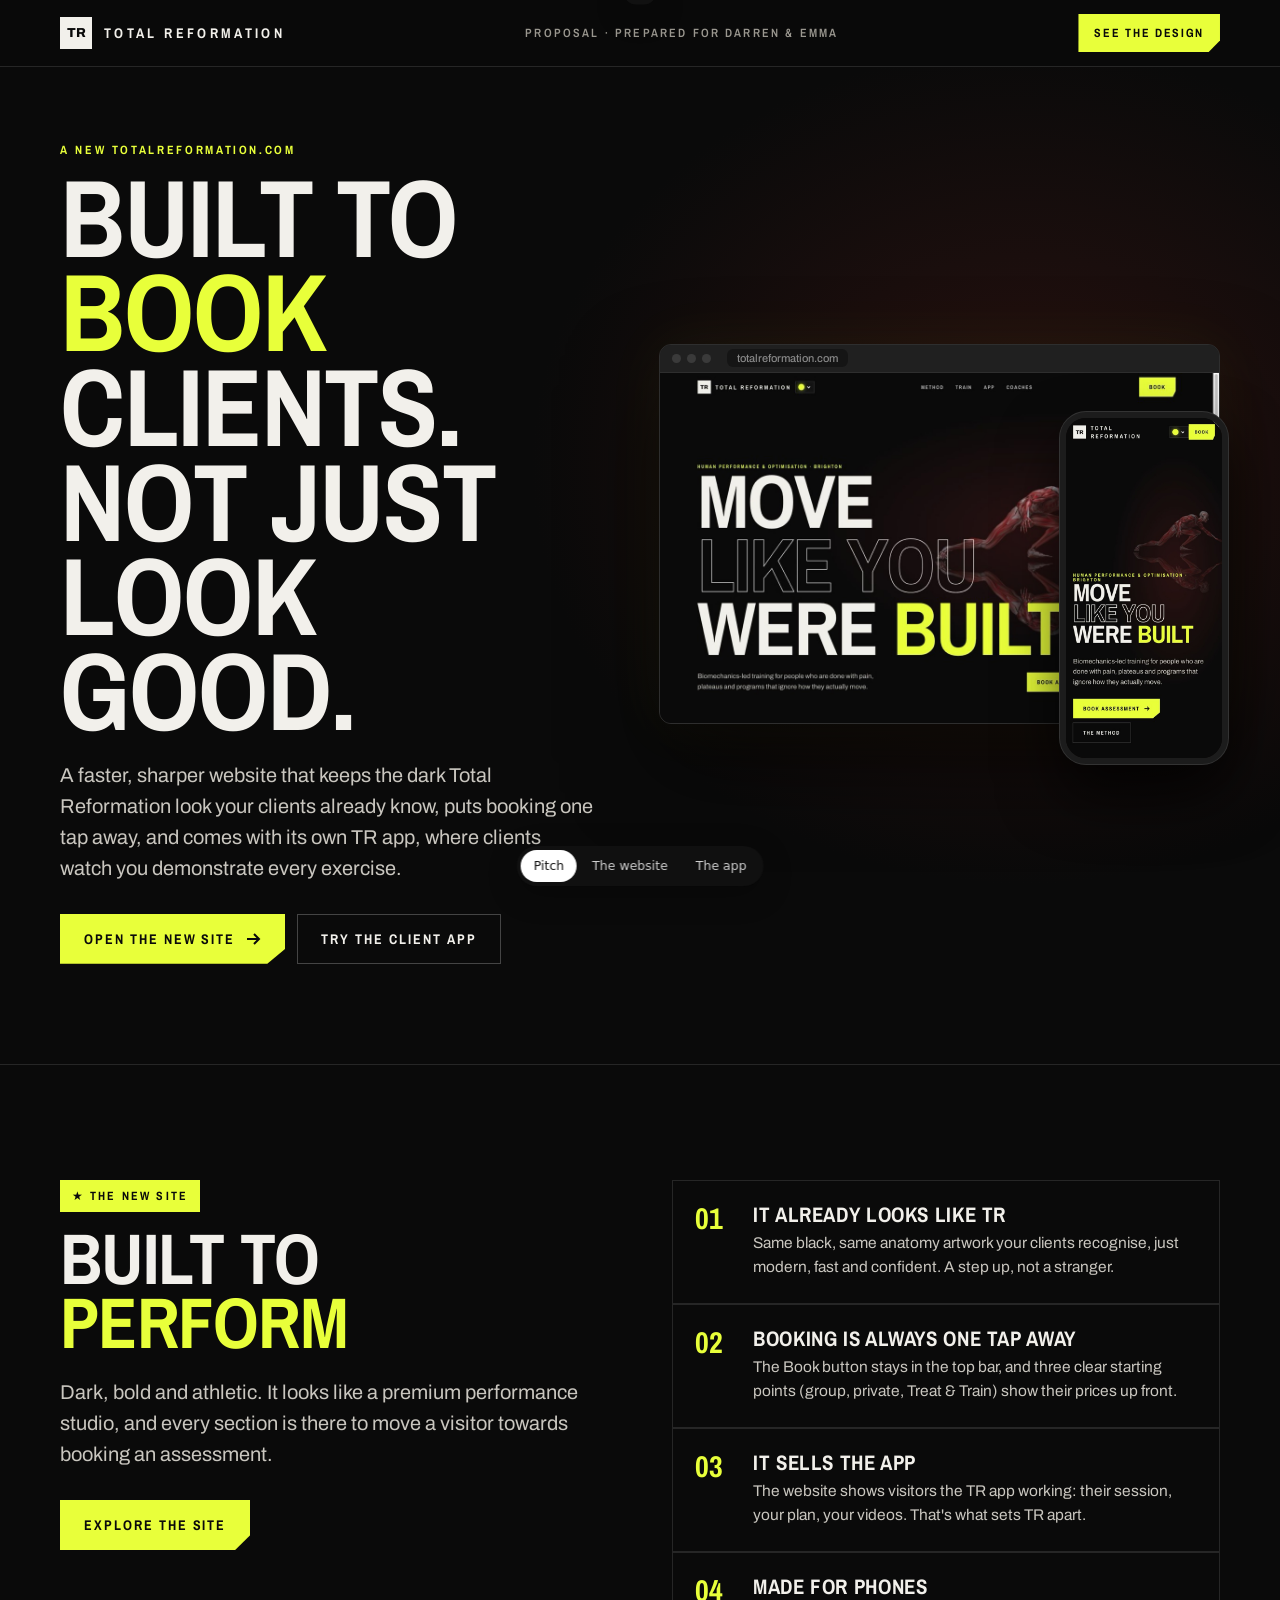
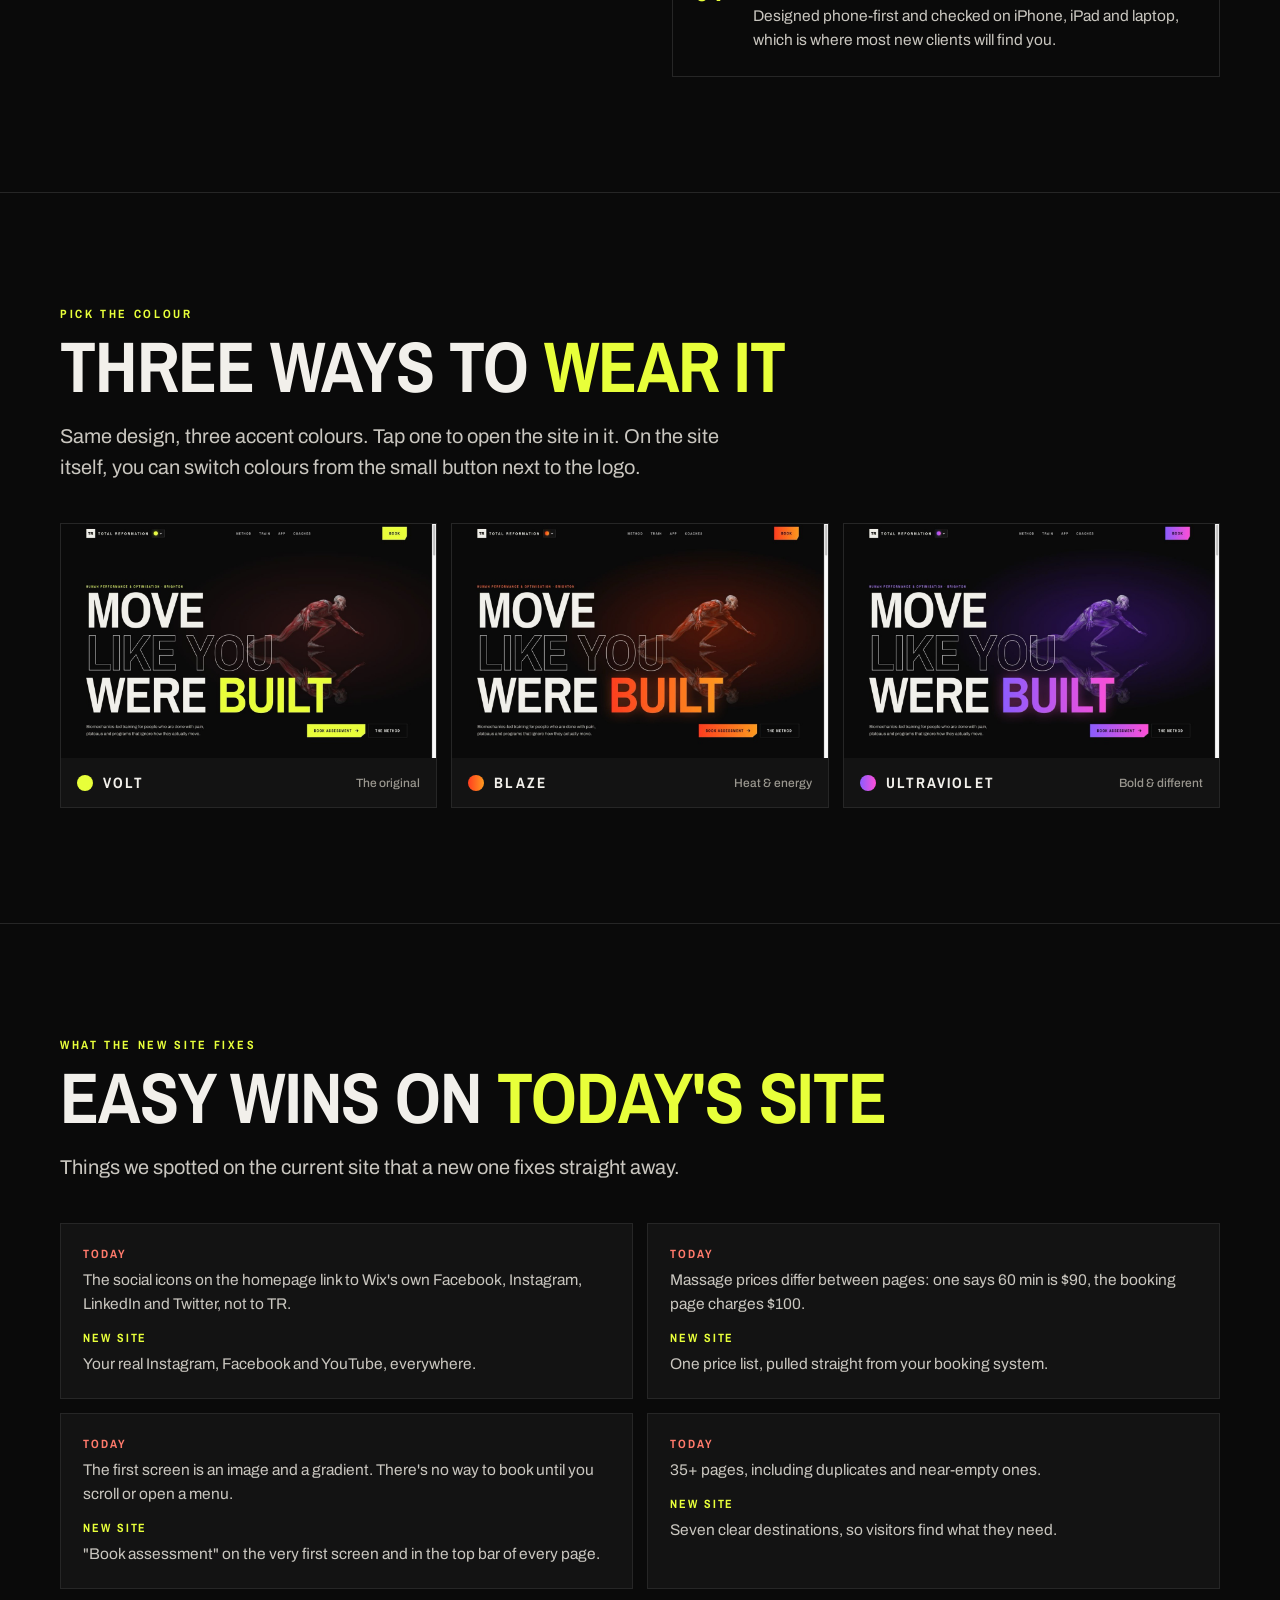
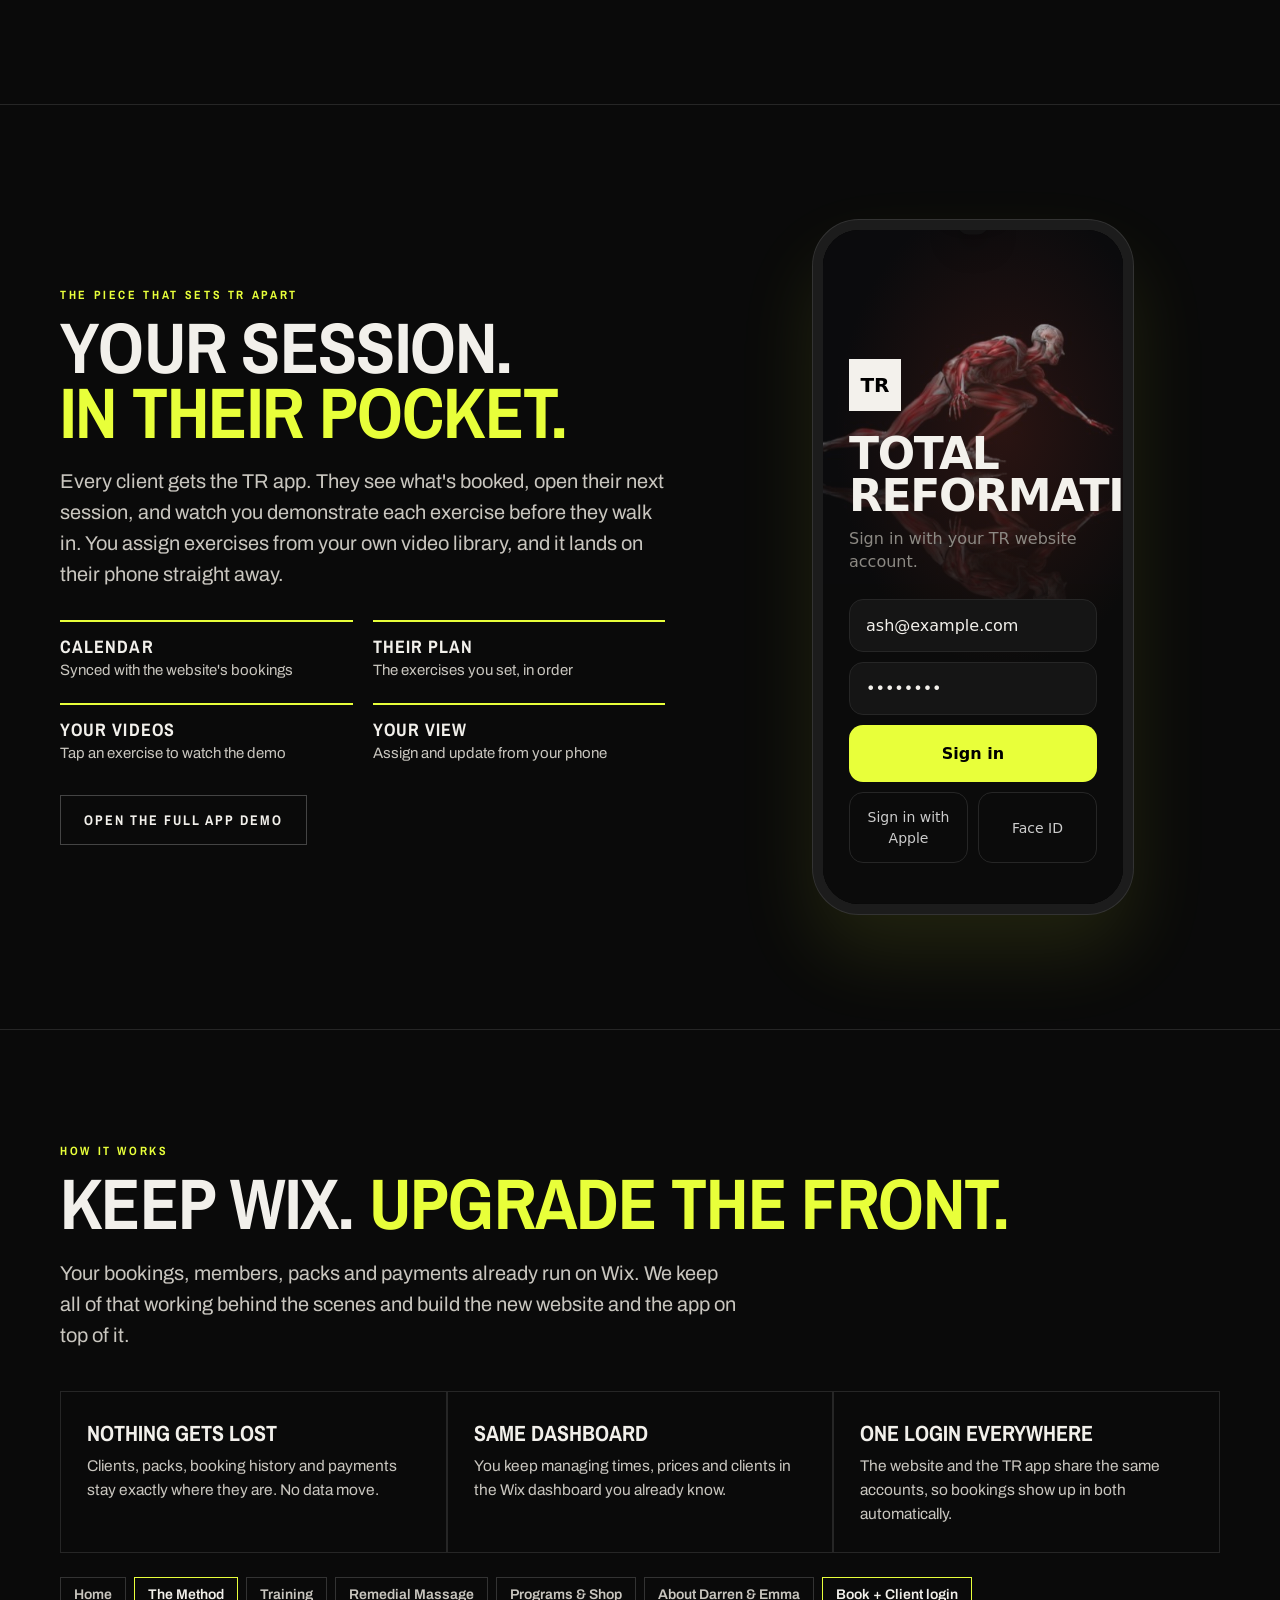
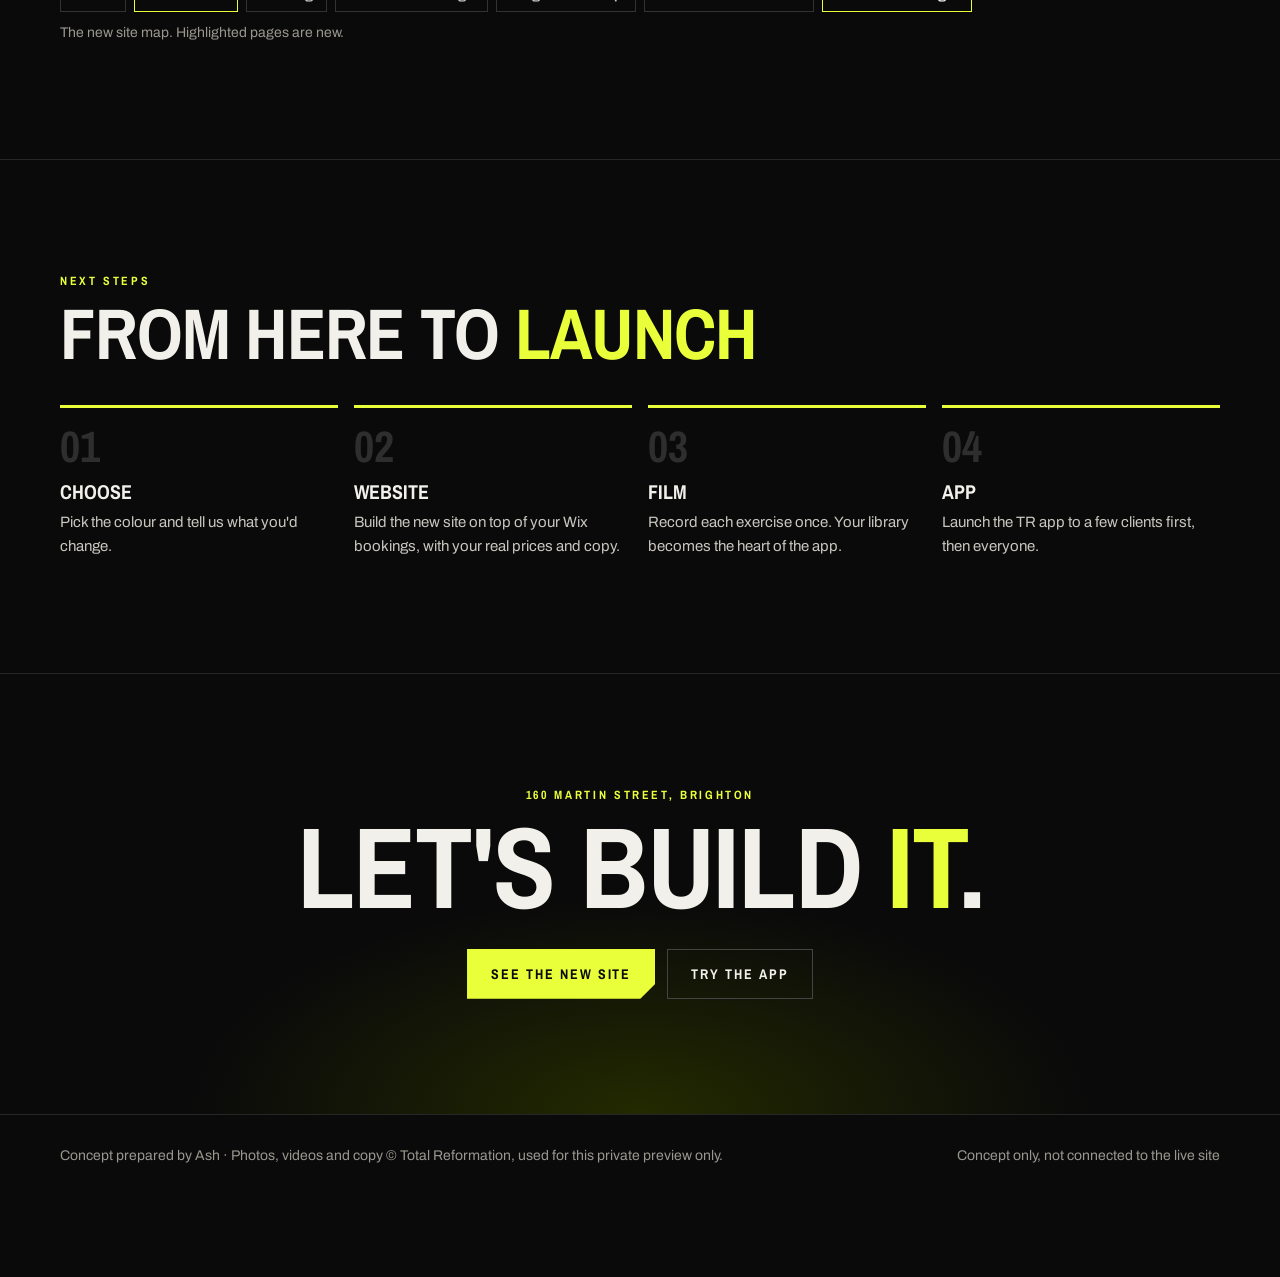
<file: index.html>
<!doctype html>
<html lang="en">
<head>
<meta charset="utf-8">
<meta name="viewport" content="width=device-width, initial-scale=1, viewport-fit=cover">
<meta name="robots" content="noindex, nofollow">
<meta name="theme-color" content="#0A0A0A">
<title>Total Reformation · A new website and client app</title>
<meta name="description" content="A proposal for Total Reformation, Brighton: a new website built to book clients, plus a TR client app with Darren's exercise videos.">
<meta property="og:type" content="website">
<meta property="og:title" content="Total Reformation · A new website and client app">
<meta property="og:description" content="A proposal for Total Reformation, Brighton: a new website built to book clients, plus a TR client app with Darren's exercise videos.">
<meta property="og:url" content="https://falk3n.github.io/tr-preview/">
<meta property="og:image" content="https://falk3n.github.io/tr-preview/assets/img/og.jpg">
<meta property="og:image:width" content="1200"><meta property="og:image:height" content="630">
<meta name="twitter:card" content="summary_large_image">
<link rel="icon" href="assets/img/favicon.jpg">
<link rel="preconnect" href="https://fonts.googleapis.com"><link rel="preconnect" href="https://fonts.gstatic.com" crossorigin>
<link href="https://fonts.googleapis.com/css2?family=Archivo:wght@400;500;600;800&family=Archivo+Narrow:wght@500;700&display=swap" rel="stylesheet">
<link rel="stylesheet" href="assets/concept-bar.css">
<style>
:root{--bg:#0A0A0A;--bg2:#131313;--bg3:#1A1A1A;--fg:#F2F0EB;--soft:#C9C6BF;--mute:#9A978F;--line:#262626;--acc:#E8FF3A;
--disp:"Archivo Narrow","Archivo",system-ui,sans-serif;--sans:"Archivo",system-ui,sans-serif}
*{box-sizing:border-box}html{scroll-behavior:smooth}
body{margin:0;background:var(--bg);color:var(--fg);font:400 17px/1.55 var(--sans);-webkit-font-smoothing:antialiased;overflow-x:hidden}
img{max-width:100%;display:block}a{color:inherit}
.wrap{max-width:1240px;margin:0 auto;padding:0 clamp(18px,4vw,40px)}
.eb{font:700 12px/1 var(--disp);letter-spacing:.22em;text-transform:uppercase;color:var(--acc)}
h1,h2{font-family:var(--disp);font-weight:700;text-transform:uppercase;letter-spacing:-.01em;margin:14px 0 0}
h1{font-size:clamp(52px,8.6vw,128px);line-height:.86}
h2{font-size:clamp(40px,5.6vw,80px);line-height:.9}
h1 em,h2 em{font-style:normal;color:var(--acc)}
p.lede{font-size:clamp(17px,1.6vw,20px);color:var(--soft);max-width:34em;margin:22px 0 0}
.btn{display:inline-flex;align-items:center;gap:10px;padding:16px 24px;background:var(--acc);color:#0A0A0A;text-decoration:none;font:700 14px var(--disp);letter-spacing:.14em;text-transform:uppercase;clip-path:polygon(0 0,100% 0,100% 70%,92% 100%,0 100%)}
.btn.ghost{background:transparent;color:var(--fg);outline:1px solid #444;outline-offset:-1px;clip-path:none}
.btn svg{width:16px;height:16px}
.cta{display:flex;gap:12px;flex-wrap:wrap;margin-top:30px}
section{padding:clamp(70px,9vw,120px) 0;border-top:1px solid var(--line)}
/* nav */
nav.top{position:sticky;top:0;z-index:20;background:rgba(10,10,10,.86);backdrop-filter:blur(12px);-webkit-backdrop-filter:blur(12px);border-bottom:1px solid var(--line)}
nav.top .wrap{display:flex;align-items:center;justify-content:space-between;height:66px;gap:16px}
.logo{display:flex;align-items:center;gap:12px;text-decoration:none;font:800 14px var(--disp);letter-spacing:.24em}
.logo i{width:32px;height:32px;display:grid;place-items:center;background:var(--fg);color:var(--bg);font:800 13px var(--sans);font-style:normal;letter-spacing:0}
.for{font:600 12px var(--disp);letter-spacing:.18em;text-transform:uppercase;color:var(--mute)}
nav.top .btn{padding:11px 16px;font-size:12px}
@media(max-width:760px){.for{display:none}}
@media(max-width:420px){.logo span{display:none}}
/* hero */
.hero{padding:clamp(40px,6vw,80px) 0 clamp(60px,8vw,100px);position:relative;overflow:hidden}
.hero:before{content:"";position:absolute;inset:0;background:radial-gradient(55% 60% at 80% 40%,#2a1210 0%,transparent 70%);pointer-events:none}
.hero .grid{position:relative;display:grid;grid-template-columns:1fr 1.05fr;gap:clamp(30px,5vw,70px);align-items:center}
@media(max-width:960px){.hero .grid{grid-template-columns:1fr}}
.devices{position:relative;padding:0 0 40px 0}
.browser{background:#1a1a1a;border:1px solid #2e2e2e;border-radius:12px;overflow:hidden;box-shadow:0 40px 90px rgba(0,0,0,.6),0 0 60px rgba(232,255,58,.06)}
.browser .bar{height:28px;display:flex;align-items:center;gap:6px;padding:0 12px;background:#202020;border-bottom:1px solid #2e2e2e}
.browser .bar i{width:9px;height:9px;border-radius:50%;background:#3a3a3a}
.browser .bar span{margin-left:10px;font:500 11px var(--sans);color:#888;background:#151515;border-radius:6px;padding:3px 10px}
.phone{position:absolute;right:-8px;bottom:0;width:30%;max-width:190px;border-radius:26px;border:6px solid #1c1c1c;box-shadow:0 0 0 1px #333,0 30px 60px rgba(0,0,0,.7);overflow:hidden;background:#000}
@media(max-width:960px){.phone{right:6px}}
/* the site */
.rec{display:grid;grid-template-columns:1fr 1fr;gap:clamp(30px,5vw,70px);align-items:start}
@media(max-width:900px){.rec{grid-template-columns:1fr}}
.badge{display:inline-flex;align-items:center;gap:8px;background:var(--acc);color:#0A0A0A;font:700 12px var(--disp);letter-spacing:.18em;text-transform:uppercase;padding:8px 12px}
.why{display:grid;gap:2px;background:var(--line);border:1px solid var(--line)}
.why>div{background:var(--bg);padding:22px 22px 24px;display:grid;grid-template-columns:44px 1fr;gap:14px}
.why b{display:block;font:700 21px/1.15 var(--disp);text-transform:uppercase;letter-spacing:.03em;margin-bottom:4px}
.why span.n{font:700 30px/1 var(--disp);color:var(--acc)}
.why p{margin:0;color:var(--soft);font-size:15.5px}
/* colour options */
.swatches{display:grid;grid-template-columns:repeat(3,1fr);gap:14px;margin-top:40px}
.sw{text-decoration:none;background:var(--bg2);border:1px solid var(--line);display:flex;flex-direction:column;transition:transform .2s,border-color .2s}
.sw:hover{transform:translateY(-3px);border-color:#444}
.sw img{aspect-ratio:16/10;object-fit:cover;object-position:top left}
.sw div{padding:14px 16px;display:flex;align-items:center;gap:10px;font:700 15px var(--disp);letter-spacing:.14em;text-transform:uppercase}
.sw i{width:16px;height:16px;border-radius:50%;flex:none}
.sw small{margin-left:auto;font:500 12px var(--sans);letter-spacing:0;text-transform:none;color:var(--mute)}
@media(max-width:760px){.swatches{grid-template-columns:1fr}}
/* wins */
.wins{display:grid;grid-template-columns:repeat(2,1fr);gap:14px;margin-top:40px}
.win{background:var(--bg2);border:1px solid var(--line);padding:22px}
.win .was{font:700 12px var(--disp);letter-spacing:.16em;text-transform:uppercase;color:#FF7A6B}
.win .now{font:700 12px var(--disp);letter-spacing:.16em;text-transform:uppercase;color:var(--acc);margin-top:14px}
.win p{margin:6px 0 0;color:var(--soft);font-size:15.5px}
@media(max-width:760px){.wins{grid-template-columns:1fr}}
/* app */
.app{display:grid;grid-template-columns:1.1fr .9fr;gap:60px;align-items:center}
@media(max-width:900px){.app{grid-template-columns:1fr}}
.live{width:min(320px,82vw);aspect-ratio:9/19.5;border-radius:46px;background:#000;border:10px solid #1c1c1c;box-shadow:0 0 0 1px #333,0 40px 80px rgba(232,255,58,.1);overflow:hidden;margin:auto}
.live iframe{width:100%;height:100%;border:0;background:#0A0A0A}
.feat{display:grid;grid-template-columns:1fr 1fr;gap:20px;margin-top:30px}
.feat div{border-top:2px solid var(--acc);padding-top:12px;color:var(--soft);font-size:15px}
.feat b{display:block;color:var(--fg);font:700 18px var(--disp);text-transform:uppercase;letter-spacing:.06em}
/* how */
.how{display:grid;grid-template-columns:repeat(3,1fr);gap:2px;background:var(--line);border:1px solid var(--line);margin-top:40px}
.how div{background:var(--bg);padding:26px}
.how b{display:block;font:700 22px var(--disp);text-transform:uppercase;margin-bottom:6px}
.how p{margin:0;color:var(--soft);font-size:15.5px}
@media(max-width:860px){.how{grid-template-columns:1fr}}
.map{display:flex;flex-wrap:wrap;gap:8px;margin-top:24px}
.map span{border:1px solid #333;padding:9px 13px;font:600 14px var(--sans);color:var(--soft)}
.map span.new{border-color:var(--acc);color:var(--fg)}
/* steps */
.steps{display:grid;grid-template-columns:repeat(4,1fr);gap:16px;margin-top:40px;counter-reset:s}
.st{border-top:3px solid var(--acc);padding-top:16px;counter-increment:s}
.st:before{content:"0" counter(s);font:700 44px/1 var(--disp);color:#2e2e2e;display:block;margin-bottom:10px}
.st b{display:block;font:700 20px var(--disp);text-transform:uppercase;margin-bottom:6px}
.st p{margin:0;color:var(--soft);font-size:15px}
@media(max-width:900px){.steps{grid-template-columns:1fr 1fr}}
@media(max-width:520px){.steps{grid-template-columns:1fr}}
.end{text-align:center;background:radial-gradient(50% 70% at 50% 100%,#232a00 0%,transparent 70%)}
footer{border-top:1px solid var(--line);padding:30px 0 110px;color:var(--mute);font-size:14px}
footer .wrap{display:flex;justify-content:space-between;gap:16px;flex-wrap:wrap}
.rv{opacity:0;transform:translateY(24px);transition:opacity .8s,transform .8s}.rv.in{opacity:1;transform:none}
@media(prefers-reduced-motion:reduce){.rv{opacity:1;transform:none}}
</style>
</head>
<body>
<nav class="top"><div class="wrap">
  <a class="logo" href="#"><i>TR</i><span>TOTAL REFORMATION</span></a>
  <span class="for">Proposal · prepared for Darren &amp; Emma</span>
  <a class="btn" href="a/">See the design</a>
</div></nav>

<header class="hero"><div class="wrap grid">
  <div>
    <div class="eb">A new totalreformation.com</div>
    <h1>Built to <em>book</em><br>clients. Not just<br>look good.</h1>
    <p class="lede">A faster, sharper website that keeps the dark Total Reformation look your clients already know, puts booking one tap away, and comes with its own TR app, where clients watch you demonstrate every exercise.</p>
    <div class="cta"><a class="btn" href="a/">Open the new site <svg viewBox="0 0 16 16" fill="none" stroke="currentColor" stroke-width="2"><path d="M2 8h12M9 3l5 5-5 5"/></svg></a><a class="btn ghost" href="app/">Try the client app</a></div>
  </div>
  <div class="devices rv">
    <div class="browser"><div class="bar"><i></i><i></i><i></i><span>totalreformation.com</span></div><img src="assets/img/cards/a-desk.jpg" alt="Design A on a laptop"></div>
    <img class="phone" src="assets/img/cards/a-phone.jpg" alt="Design A on a phone">
  </div>
</div></header>

<section id="why"><div class="wrap rec">
  <div class="rv">
    <span class="badge">★ The new site</span>
    <h2>Built to<br><em>perform</em></h2>
    <p class="lede">Dark, bold and athletic. It looks like a premium performance studio, and every section is there to move a visitor towards booking an assessment.</p>
    <div class="cta"><a class="btn" href="a/">Explore the site</a></div>
  </div>
  <div class="why rv">
    <div><span class="n">01</span><div><b>It already looks like TR</b><p>Same black, same anatomy artwork your clients recognise, just modern, fast and confident. A step up, not a stranger.</p></div></div>
    <div><span class="n">02</span><div><b>Booking is always one tap away</b><p>The Book button stays in the top bar, and three clear starting points (group, private, Treat &amp; Train) show their prices up front.</p></div></div>
    <div><span class="n">03</span><div><b>It sells the app</b><p>The website shows visitors the TR app working: their session, your plan, your videos. That's what sets TR apart.</p></div></div>
    <div><span class="n">04</span><div><b>Made for phones</b><p>Designed phone-first and checked on iPhone, iPad and laptop, which is where most new clients will find you.</p></div></div>
  </div>
</div></section>

<section id="colours"><div class="wrap">
  <div class="eb">Pick the colour</div>
  <h2>Three ways to <em>wear it</em></h2>
  <p class="lede">Same design, three accent colours. Tap one to open the site in it. On the site itself, you can switch colours from the small button next to the logo.</p>
  <div class="swatches">
    <a class="sw rv" href="a/?theme=volt"><img src="assets/img/cards/a-desk.jpg" alt="Volt colour"><div><i style="background:#E8FF3A"></i>Volt<small>The original</small></div></a>
    <a class="sw rv" href="a/?theme=blaze"><img src="assets/img/cards/a-blaze.jpg" alt="Blaze colour"><div><i style="background:linear-gradient(90deg,#FF3D1F,#FF9A1F)"></i>Blaze<small>Heat &amp; energy</small></div></a>
    <a class="sw rv" href="a/?theme=uv"><img src="assets/img/cards/a-uv.jpg" alt="Ultraviolet colour"><div><i style="background:linear-gradient(90deg,#8B5CFF,#FF4FD8)"></i>Ultraviolet<small>Bold &amp; different</small></div></a>
  </div>
</div></section>

<section id="wins"><div class="wrap">
  <div class="eb">What the new site fixes</div>
  <h2>Easy wins on <em>today's site</em></h2>
  <p class="lede">Things we spotted on the current site that a new one fixes straight away.</p>
  <div class="wins">
    <div class="win rv"><div class="was">Today</div><p>The social icons on the homepage link to Wix's own Facebook, Instagram, LinkedIn and Twitter, not to TR.</p><div class="now">New site</div><p>Your real Instagram, Facebook and YouTube, everywhere.</p></div>
    <div class="win rv"><div class="was">Today</div><p>Massage prices differ between pages: one says 60 min is $90, the booking page charges $100.</p><div class="now">New site</div><p>One price list, pulled straight from your booking system.</p></div>
    <div class="win rv"><div class="was">Today</div><p>The first screen is an image and a gradient. There's no way to book until you scroll or open a menu.</p><div class="now">New site</div><p>"Book assessment" on the very first screen and in the top bar of every page.</p></div>
    <div class="win rv"><div class="was">Today</div><p>35+ pages, including duplicates and near-empty ones.</p><div class="now">New site</div><p>Seven clear destinations, so visitors find what they need.</p></div>
  </div>
</div></section>

<section id="app"><div class="wrap app">
  <div class="rv">
    <div class="eb">The piece that sets TR apart</div>
    <h2>Your session.<br><em>In their pocket.</em></h2>
    <p class="lede">Every client gets the TR app. They see what's booked, open their next session, and watch you demonstrate each exercise before they walk in. You assign exercises from your own video library, and it lands on their phone straight away.</p>
    <div class="feat">
      <div><b>Calendar</b>Synced with the website's bookings</div>
      <div><b>Their plan</b>The exercises you set, in order</div>
      <div><b>Your videos</b>Tap an exercise to watch the demo</div>
      <div><b>Your view</b>Assign and update from your phone</div>
    </div>
    <div class="cta"><a class="btn ghost" href="app/">Open the full app demo</a></div>
  </div>
  <div class="rv"><div class="live"><iframe src="app/?embed=1" title="TR app preview" loading="lazy"></iframe></div></div>
</div></section>

<section id="how"><div class="wrap">
  <div class="eb">How it works</div>
  <h2>Keep Wix. <em>Upgrade the front.</em></h2>
  <p class="lede">Your bookings, members, packs and payments already run on Wix. We keep all of that working behind the scenes and build the new website and the app on top of it.</p>
  <div class="how">
    <div class="rv"><b>Nothing gets lost</b><p>Clients, packs, booking history and payments stay exactly where they are. No data move.</p></div>
    <div class="rv"><b>Same dashboard</b><p>You keep managing times, prices and clients in the Wix dashboard you already know.</p></div>
    <div class="rv"><b>One login everywhere</b><p>The website and the TR app share the same accounts, so bookings show up in both automatically.</p></div>
  </div>
  <div class="map"><span>Home</span><span class="new">The Method</span><span>Training</span><span>Remedial Massage</span><span>Programs &amp; Shop</span><span>About Darren &amp; Emma</span><span class="new">Book + Client login</span></div>
  <p style="color:var(--mute);font-size:14px;margin:10px 0 0">The new site map. Highlighted pages are new.</p>
</div></section>

<section id="next"><div class="wrap">
  <div class="eb">Next steps</div>
  <h2>From here to <em>launch</em></h2>
  <div class="steps">
    <div class="st rv"><b>Choose</b><p>Pick the colour and tell us what you'd change.</p></div>
    <div class="st rv"><b>Website</b><p>Build the new site on top of your Wix bookings, with your real prices and copy.</p></div>
    <div class="st rv"><b>Film</b><p>Record each exercise once. Your library becomes the heart of the app.</p></div>
    <div class="st rv"><b>App</b><p>Launch the TR app to a few clients first, then everyone.</p></div>
  </div>
</div></section>

<section class="end"><div class="wrap">
  <div class="eb">160 Martin Street, Brighton</div>
  <h2 style="font-size:clamp(52px,9vw,140px)">Let's build <em>it</em>.</h2>
  <div class="cta" style="justify-content:center"><a class="btn" href="a/">See the new site</a><a class="btn ghost" href="app/">Try the app</a></div>
</div></section>

<footer><div class="wrap"><span>Concept prepared by Ash · Photos, videos and copy © Total Reformation, used for this private preview only.</span><span>Concept only, not connected to the live site</span></div></footer>
<script src="assets/concept-bar.js"></script>
<script>const io=new IntersectionObserver(es=>es.forEach(e=>{if(e.isIntersecting){e.target.classList.add('in');io.unobserve(e.target)}}),{threshold:.1});document.querySelectorAll('.rv').forEach(e=>io.observe(e));</script>
</body>
</html>
</file>
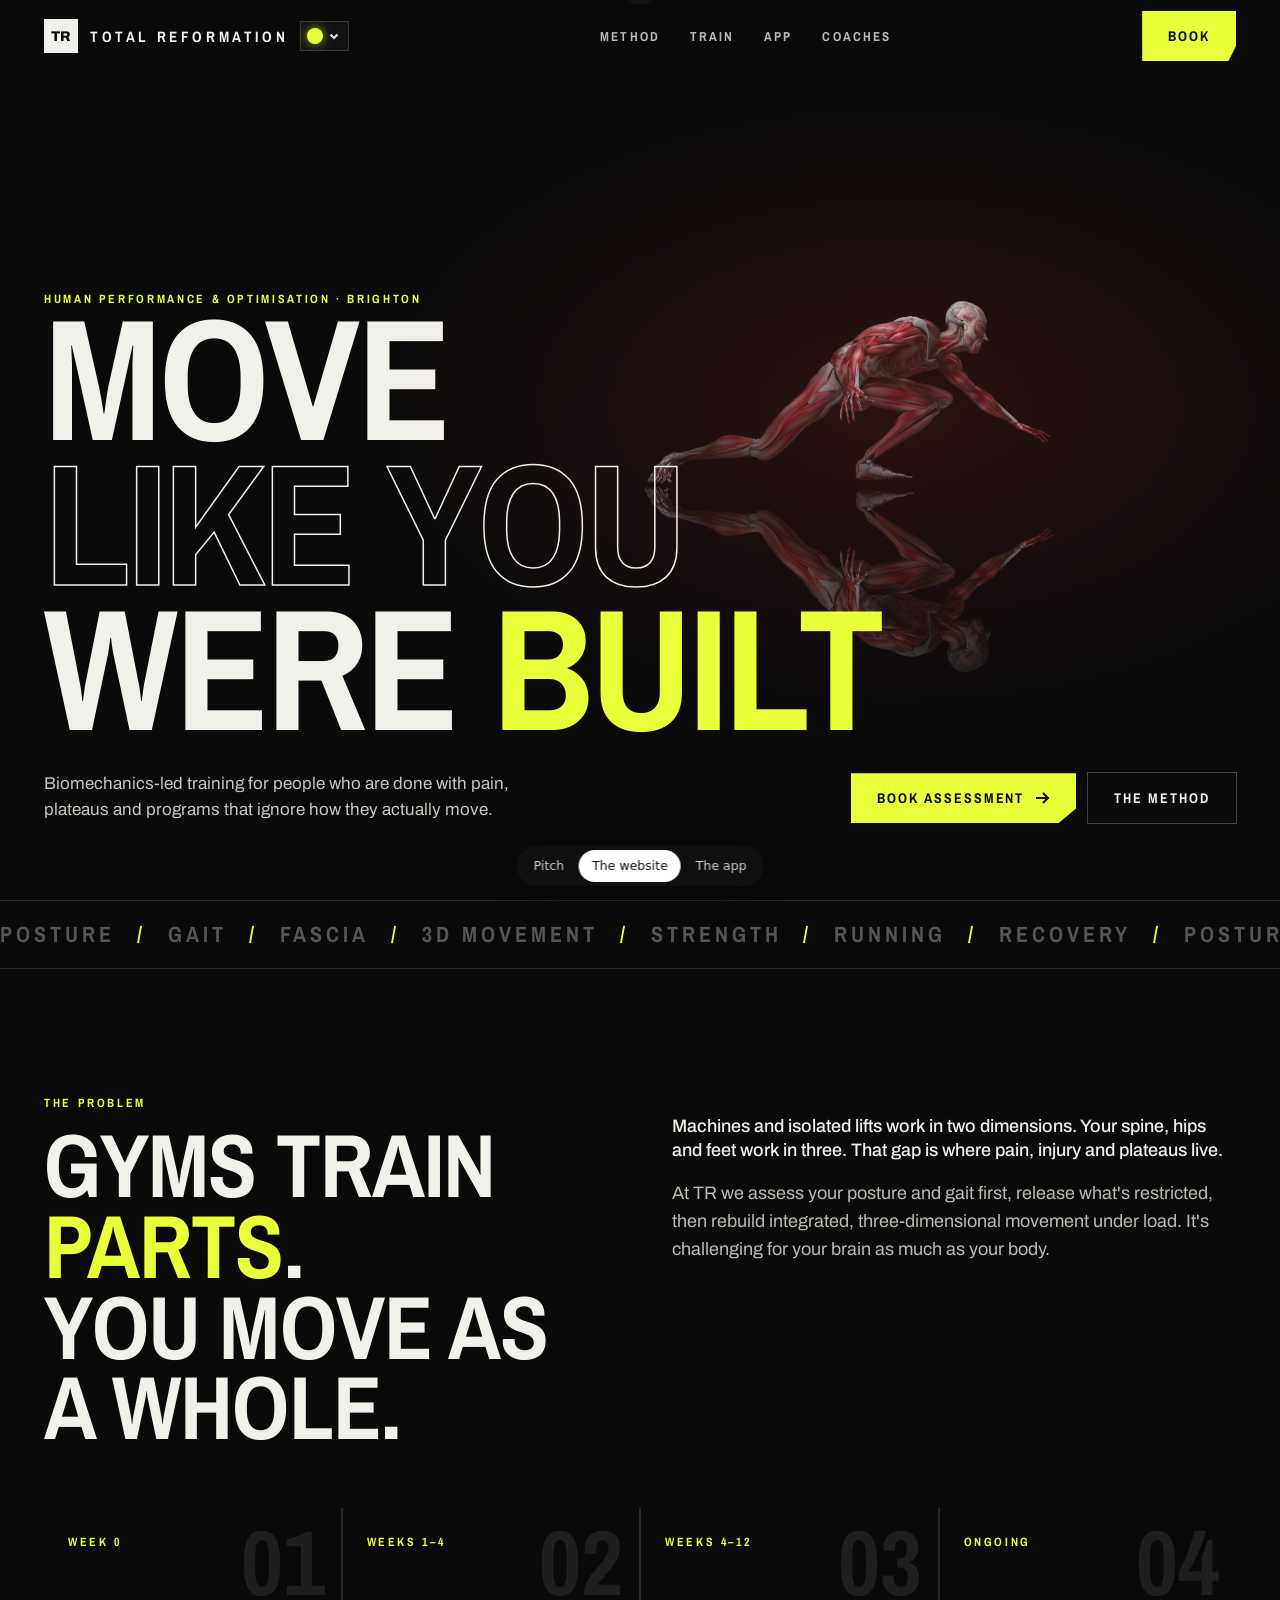
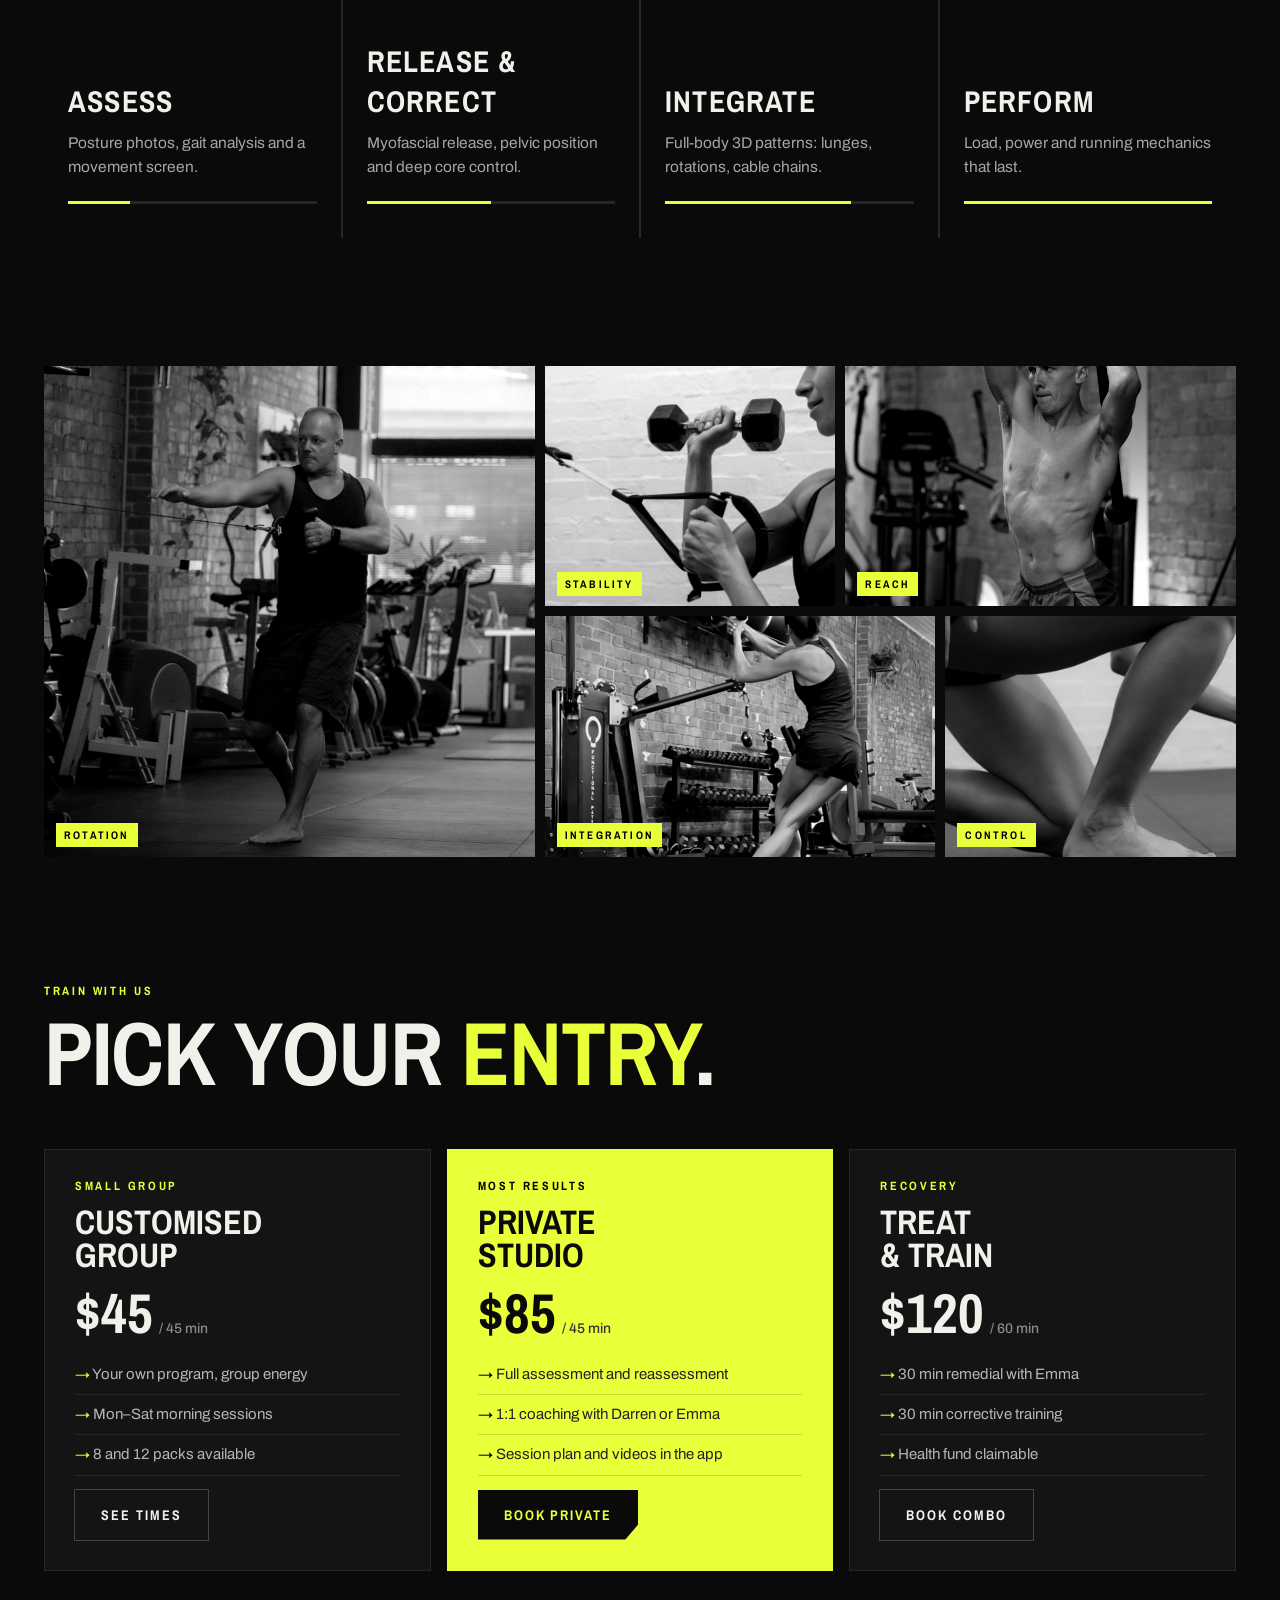
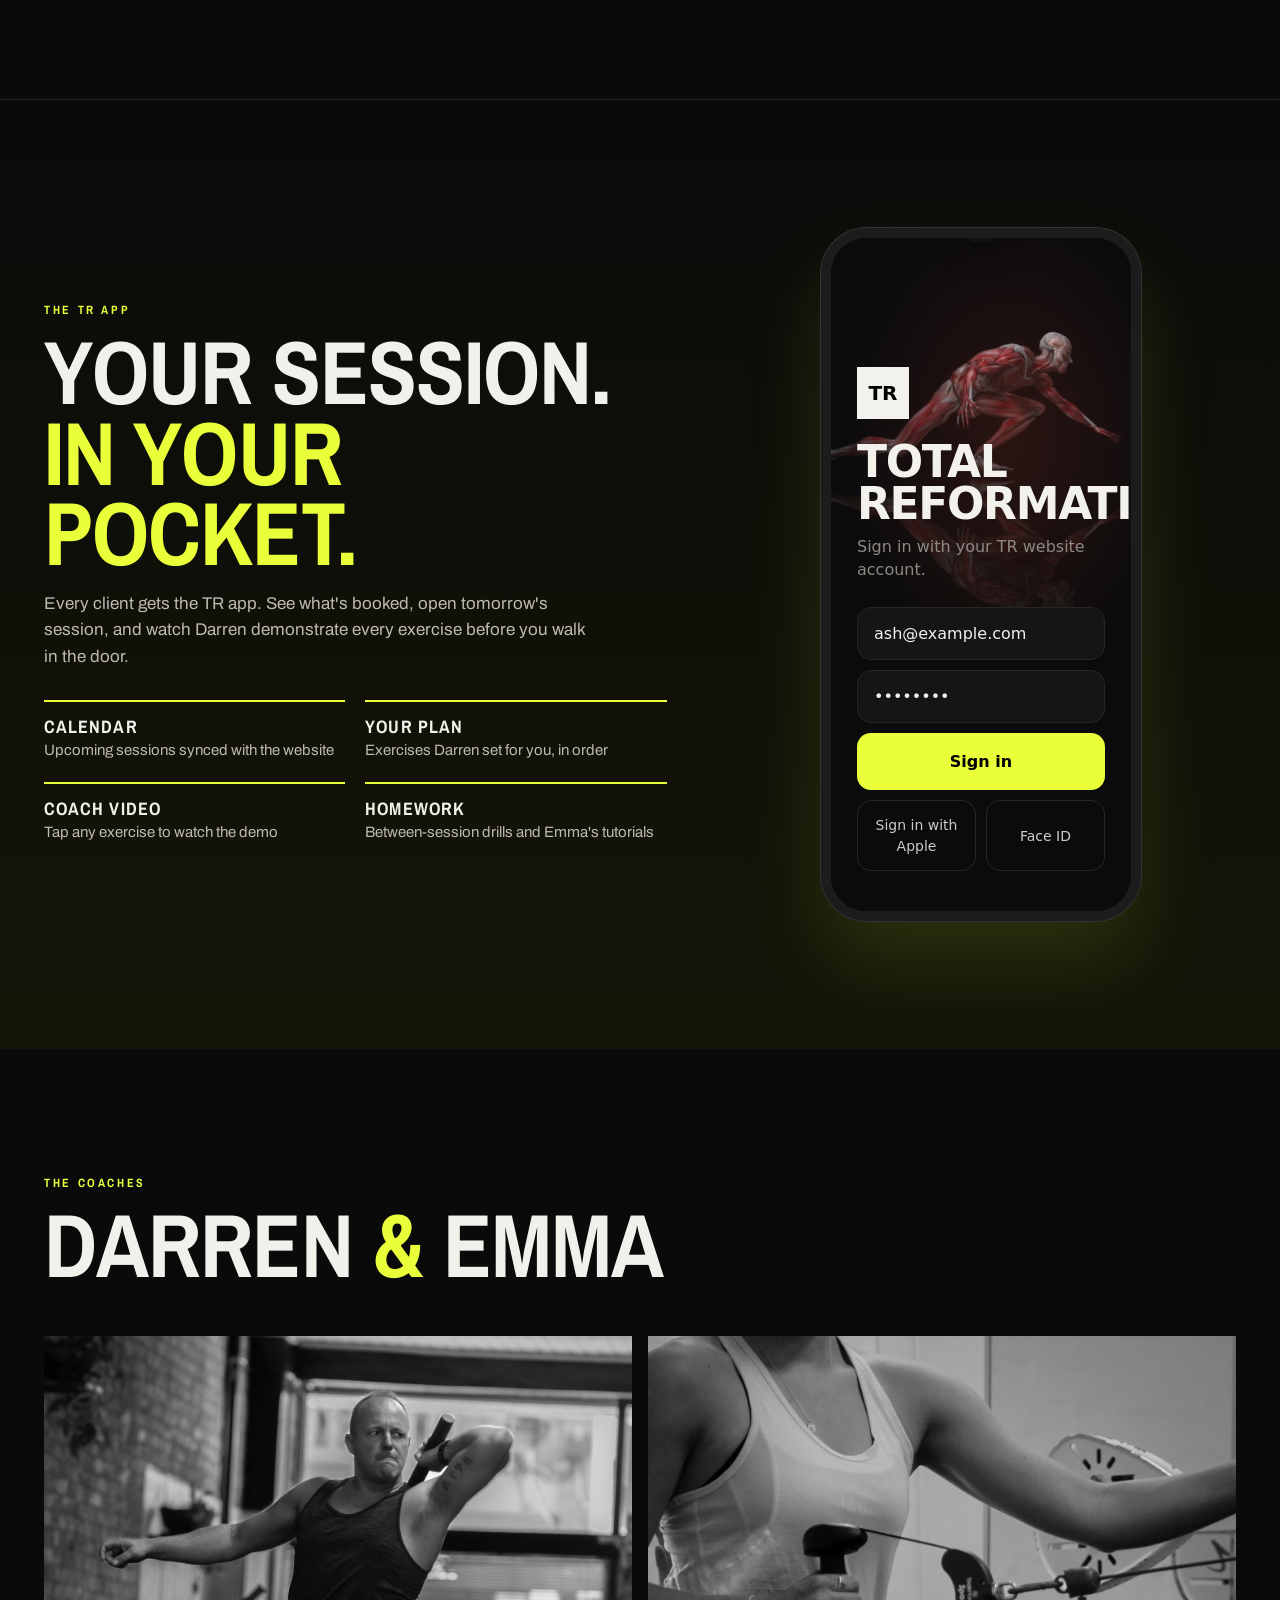
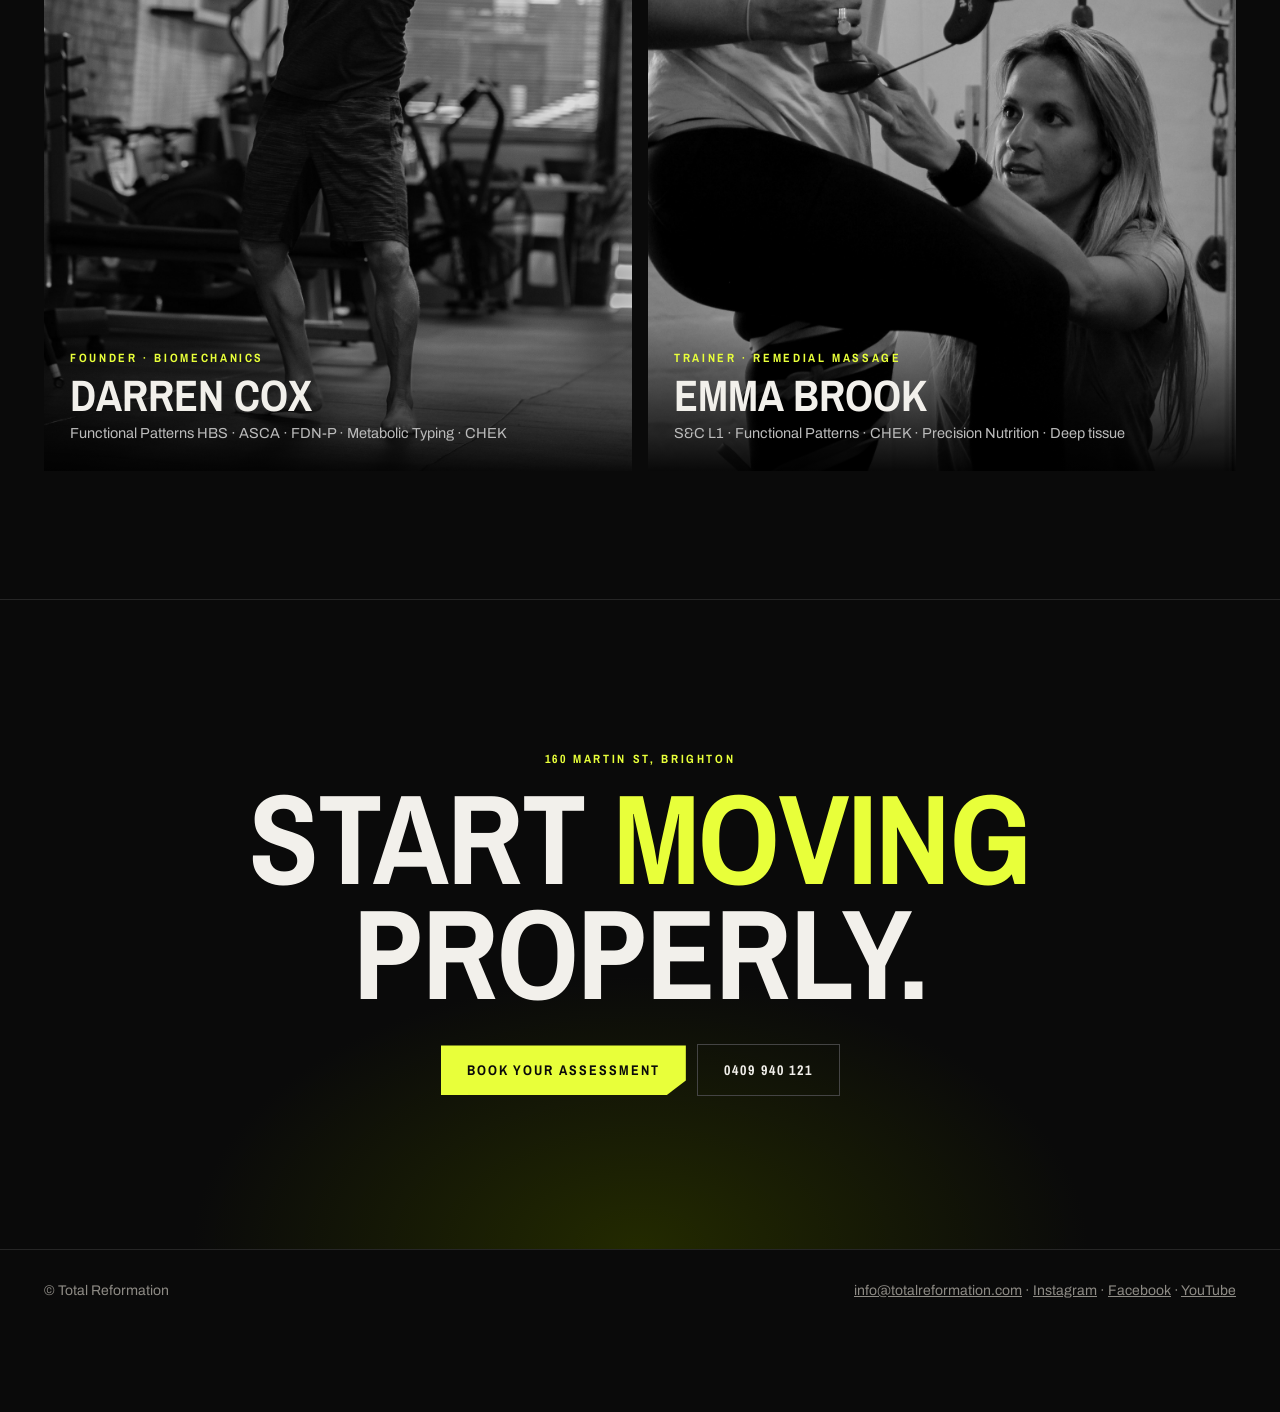
<file: a/index.html>
<!doctype html>
<html lang="en">
<head>
<meta charset="utf-8">
<meta name="viewport" content="width=device-width, initial-scale=1, viewport-fit=cover">
<meta name="robots" content="noindex, nofollow">
<meta name="theme-color" content="#0A0A0A">
<title>Total Reformation · Website concept</title>
<meta name="description" content="Website concept: dark, athletic redesign for Total Reformation, with the TR app built in.">
<meta property="og:type" content="website">
<meta property="og:title" content="Total Reformation · Website concept">
<meta property="og:description" content="Website concept: dark, athletic redesign for Total Reformation, with the TR app built in.">
<meta property="og:url" content="https://falk3n.github.io/tr-preview/a/">
<meta property="og:image" content="https://falk3n.github.io/tr-preview/assets/img/og.jpg">
<meta property="og:image:width" content="1200"><meta property="og:image:height" content="630">
<meta name="twitter:card" content="summary_large_image">
<link rel="icon" href="../assets/img/favicon.jpg">
<link rel="preconnect" href="https://fonts.googleapis.com"><link rel="preconnect" href="https://fonts.gstatic.com" crossorigin>
<link href="https://fonts.googleapis.com/css2?family=Archivo:wght@400;500;600;800&family=Archivo+Narrow:wght@500;700&display=swap" rel="stylesheet">
<link rel="stylesheet" href="../assets/concept-bar.css">
<style>
:root{--bg:#0A0A0A;--bg2:#141414;--fg:#F2F0EB;--mute:#8E8B85;--line:#262626;--acc:#E8FF3A;--red:#C9372C;
--accrgb:232,255,58;--accbg:var(--acc);--onacc:#0A0A0A;--heroglow:#2a1210;--bandend:#151508;--endglow:#232a00;--figfx:none;
--disp:"Archivo Narrow","Archivo",system-ui,sans-serif;--sans:"Archivo",system-ui,sans-serif}
/* Themes: Volt is the original. Blaze and Ultraviolet are the two "pop" alternatives. */
html[data-theme=blaze]{--acc:#FF6A2A;--accrgb:255,106,42;--accbg:linear-gradient(90deg,#FF3D1F,#FF9A1F);--heroglow:#4f1606;--bandend:#200c04;--endglow:#4a1505;--figfx:hue-rotate(14deg) saturate(1.25) brightness(1.05)}
html[data-theme=uv]{--acc:#B07CFF;--accrgb:176,124,255;--accbg:linear-gradient(90deg,#8B5CFF,#FF4FD8);--heroglow:#2c0f58;--bandend:#130a26;--endglow:#33105a;--figfx:hue-rotate(275deg) saturate(1.35) brightness(1.1)}
html[data-theme=blaze] .hero h1 .a,html[data-theme=uv] .hero h1 .a,html[data-theme=blaze] h2 em,html[data-theme=uv] h2 em{background:var(--accbg);-webkit-background-clip:text;background-clip:text;color:transparent}
html[data-theme=uv] .hero h1 .a{filter:drop-shadow(0 0 24px rgba(255,79,216,.45))}
html[data-theme=blaze] .hero h1 .a{filter:drop-shadow(0 0 24px rgba(255,90,31,.45))}
body,.btn,.of,.hero .bg,.appband,.cta-end{transition:background .45s,color .45s}
/* theme dropdown next to the logo */
.brand{display:flex;align-items:center;gap:12px;position:relative}
.tbtn{display:flex;align-items:center;gap:6px;height:30px;padding:0 9px 0 6px;border:1px solid #3a3a3a;background:rgba(255,255,255,.04);color:#ddd;cursor:pointer}
.tbtn .dot{width:16px;height:16px;border-radius:50%;background:var(--accbg);box-shadow:0 0 10px rgba(var(--accrgb),.6)}
.tbtn svg{width:10px;height:10px;stroke:currentColor;fill:none;stroke-width:2.2;transition:transform .2s}
.tbtn[aria-expanded=true] svg{transform:rotate(180deg)}
.tmenu{position:absolute;top:calc(100% + 14px);left:0;min-width:220px;margin:0;padding:6px;list-style:none;background:#111;border:1px solid #2a2a2a;box-shadow:0 18px 44px rgba(0,0,0,.5);z-index:40;animation:menuin .18s ease}
.tmenu[hidden]{display:none}
@keyframes menuin{from{opacity:0;transform:translateY(-6px)}}
.tmenu .tgrp{padding:10px 12px 4px;font:700 10.5px var(--disp);letter-spacing:.18em;text-transform:uppercase;color:#8a8a8a}
.tmenu button{display:flex;align-items:center;gap:11px;width:100%;padding:10px 12px;border:0;background:none;font:700 15px var(--disp);letter-spacing:.12em;text-transform:uppercase;color:var(--c);text-align:left;cursor:pointer}
.tmenu button:hover,.tmenu button[aria-checked=true]{background:#1e1e1e}
.tmenu button i{width:14px;height:14px;border-radius:50%;flex:none;background:var(--g)}
.tmenu button[aria-checked=true]::after{content:"✓";margin-left:auto;color:#fff;font-size:13px}
@media(max-width:420px){.logo{letter-spacing:.16em;font-size:13px}}
@media(prefers-reduced-motion:reduce){.tmenu{animation:none}}
*{box-sizing:border-box}html{scroll-behavior:smooth}
body{margin:0;background:var(--bg);color:var(--fg);font:400 17px/1.55 var(--sans);-webkit-font-smoothing:antialiased;overflow-x:hidden}
img{max-width:100%;display:block}a{color:inherit}
.wrap{max-width:1320px;margin:0 auto;padding:0 clamp(18px,4vw,44px)}
.eyebrow{font:700 12px/1 var(--disp);letter-spacing:.22em;text-transform:uppercase;color:var(--acc)}
.btn{display:inline-flex;align-items:center;gap:10px;padding:16px 26px;background:var(--accbg);color:var(--onacc);text-decoration:none;font:700 14px var(--disp);letter-spacing:.14em;text-transform:uppercase;clip-path:polygon(0 0,100% 0,100% 70%,92% 100%,0 100%)}
.btn.ghost{background:transparent;color:var(--fg);outline:1px solid #444;clip-path:none}
.btn svg{width:16px;height:16px}
nav.top{position:fixed;inset:0 0 auto 0;z-index:20;mix-blend-mode:normal;transition:background .3s}
nav.top.solid{background:rgba(10,10,10,.85);backdrop-filter:blur(12px);-webkit-backdrop-filter:blur(12px);border-bottom:1px solid var(--line)}
nav.top .wrap{display:flex;align-items:center;justify-content:space-between;height:72px}
.logo{display:flex;align-items:center;gap:12px;text-decoration:none;font:800 15px var(--disp);letter-spacing:.24em}
.logo i{width:34px;height:34px;display:grid;place-items:center;background:var(--fg);color:var(--bg);font:800 14px var(--sans);font-style:normal;letter-spacing:0}
.nl{display:flex;gap:30px;font:700 13px var(--disp);letter-spacing:.16em;text-transform:uppercase}.nl a{text-decoration:none;color:#bbb}.nl a:hover{color:var(--acc)}
@media(max-width:900px){.nl{display:none}nav.top .btn{padding:12px 16px;font-size:12px}}
/* hero */
.hero{position:relative;min-height:100svh;display:flex;align-items:flex-end;overflow:hidden;padding-bottom:clamp(40px,6vw,80px)}
.hero .bg{position:absolute;inset:0;background:radial-gradient(60% 50% at 70% 45%,var(--heroglow) 0%,transparent 70%),var(--bg)}
.hero .fig{position:absolute;right:-4%;top:50%;transform:translateY(-52%);width:min(72vw,1100px);opacity:.95;mix-blend-mode:screen}
.hero .fig img{width:100%;animation:float 9s ease-in-out infinite;filter:var(--figfx);transition:filter .45s;
-webkit-mask-image:radial-gradient(ellipse 50% 50% at 50% 50%,#000 58%,transparent 100%);mask-image:radial-gradient(ellipse 50% 50% at 50% 50%,#000 58%,transparent 100%)}
@keyframes float{50%{transform:translateY(-14px)}}
.hero h1{position:relative;font:700 clamp(64px,13.5vw,220px)/.84 var(--disp);letter-spacing:-.02em;text-transform:uppercase;margin:0}
.hero h1 .o{-webkit-text-stroke:1.5px var(--fg);color:transparent}
.hero h1 .a{color:var(--acc)}
.hero .sub{position:relative;display:flex;justify-content:space-between;align-items:flex-end;gap:30px;margin-top:30px;flex-wrap:wrap}
.hero .sub p{max-width:30em;color:#c9c6bf;margin:0}
.ticker{border-top:1px solid var(--line);border-bottom:1px solid var(--line);overflow:hidden;white-space:nowrap;padding:18px 0;background:var(--bg)}
.ticker div{display:inline-block;animation:tick 32s linear infinite;font:700 22px var(--disp);letter-spacing:.18em;text-transform:uppercase;color:#555}
.ticker span{color:var(--acc);margin:0 22px}
@keyframes tick{to{transform:translateX(-50%)}}
@media(max-width:700px){.hero .fig{width:130vw;right:-40%;top:38%;opacity:.55}}
section{padding:clamp(70px,10vw,140px) 0}
h2{font:700 clamp(44px,7vw,104px)/.9 var(--disp);text-transform:uppercase;letter-spacing:-.01em;margin:16px 0 0}
h2 em{font-style:normal;color:var(--acc)}
/* problem/solution split */
.split{display:grid;grid-template-columns:1fr 1fr;gap:clamp(30px,5vw,80px);align-items:start}
.split p{color:#bdbab3;font-size:18px}
.big{font:500 clamp(22px,2.4vw,30px)/1.3 var(--sans);color:var(--fg)!important}
@media(max-width:860px){.split{grid-template-columns:1fr}}
/* protocol rail */
.rail{display:grid;grid-template-columns:repeat(4,1fr);gap:2px;margin-top:60px;background:var(--line)}
.ph{background:var(--bg);padding:28px 24px 34px;position:relative;min-height:330px;display:flex;flex-direction:column}
.ph .k{font:700 92px/.8 var(--disp);color:#1f1f1f;position:absolute;right:16px;top:18px}
.ph h3{font:700 30px var(--disp);text-transform:uppercase;letter-spacing:.04em;margin:auto 0 10px}
.ph p{margin:0;color:#a9a6a0;font-size:15.5px}
.ph .bar{height:3px;background:var(--line);margin-top:22px;position:relative}.ph .bar i{position:absolute;inset:0 auto 0 0;background:var(--accbg)}
.ph:hover{background:#111}
@media(max-width:960px){.rail{grid-template-columns:1fr 1fr}.ph{min-height:260px}}
@media(max-width:520px){.rail{grid-template-columns:1fr}}
/* photo mosaic */
.mosaic{display:grid;grid-template-columns:repeat(12,1fr);grid-auto-rows:clamp(80px,9vw,130px);gap:10px}
.mosaic figure{margin:0;overflow:hidden;position:relative;background:#111}
.mosaic img{width:100%;height:100%;object-fit:cover;filter:grayscale(1) contrast(1.1);transition:filter .5s,transform .8s}
.mosaic figure:hover img{filter:grayscale(0);transform:scale(1.03)}
.mosaic figcaption{position:absolute;left:12px;bottom:10px;font:700 11px var(--disp);letter-spacing:.2em;text-transform:uppercase;background:var(--accbg);color:#000;padding:5px 8px}
.m1{grid-column:1/6;grid-row:span 4}.m2{grid-column:6/9;grid-row:span 2}.m3{grid-column:9/13;grid-row:span 2}.m4{grid-column:6/10;grid-row:span 2}.m5{grid-column:10/13;grid-row:span 2}
@media(max-width:760px){.mosaic{grid-template-columns:1fr 1fr;grid-auto-rows:150px}.m1{grid-column:1/3;grid-row:span 2}.m2,.m3,.m4,.m5{grid-column:auto;grid-row:span 1}}
/* offers */
.offers{display:grid;grid-template-columns:repeat(3,1fr);gap:16px;margin-top:56px}
.of{border:1px solid var(--line);padding:30px;background:var(--bg2);display:flex;flex-direction:column;gap:14px;min-height:360px}
.of h3{font:700 34px/.95 var(--disp);text-transform:uppercase;margin:0}
.of .pr{font:700 56px/1 var(--disp)}.of .pr small{font:500 14px var(--sans);color:var(--mute);margin-left:6px}
.of ul{list-style:none;padding:0;margin:0;color:#b9b6af;font-size:15px}.of li{padding:8px 0;border-bottom:1px solid var(--line)}.of li:before{content:"→ ";color:var(--acc)}
.of .btn{margin-top:auto;align-self:flex-start}
.of.hot{background:var(--accbg);color:#0A0A0A;border-color:transparent}.of.hot ul{color:#222}.of.hot li{border-color:rgba(0,0,0,.15)}.of.hot li:before{color:#000}.of.hot .pr small{color:#333}.of.hot .btn{background:#0A0A0A;color:var(--acc)}
@media(max-width:960px){.offers{grid-template-columns:1fr}.of{min-height:0}}
/* app band */
.appband{background:linear-gradient(180deg,var(--bg) 0%,var(--bandend) 100%);border-top:1px solid var(--line)}
.appband .grid{display:grid;grid-template-columns:1.1fr .9fr;gap:60px;align-items:center}
.phone{width:min(320px,80vw);aspect-ratio:9/19.5;border-radius:46px;background:#000;border:10px solid #1c1c1c;box-shadow:0 0 0 1px #333,0 40px 80px rgba(var(--accrgb),.12);overflow:hidden;margin:auto;position:relative}
.phone iframe{width:100%;height:100%;border:0;background:#0A0A0A}
.feat{display:grid;grid-template-columns:1fr 1fr;gap:20px;margin-top:30px}
.feat div{border-top:2px solid var(--acc);border-image:var(--accbg) 1;padding-top:12px;color:#bdbab3;font-size:15px}.feat b{display:block;color:var(--fg);font:700 18px var(--disp);text-transform:uppercase;letter-spacing:.06em}
@media(max-width:900px){.appband .grid{grid-template-columns:1fr}}
/* coaches */
.coaches{display:grid;grid-template-columns:1fr 1fr;gap:16px;margin-top:50px}
.co{position:relative;overflow:hidden;aspect-ratio:4/5;background:#111}
.co img{width:100%;height:100%;object-fit:cover;filter:grayscale(1)}
.co div{position:absolute;inset:auto 0 0 0;padding:26px;background:linear-gradient(transparent,rgba(0,0,0,.92))}
.co h3{font:700 44px/.9 var(--disp);text-transform:uppercase;margin:6px 0}
.co p{margin:0;color:#bbb;font-size:14.5px}
@media(max-width:700px){.coaches{grid-template-columns:1fr}}
.cta-end{text-align:center;padding:clamp(90px,12vw,170px) 0;border-top:1px solid var(--line);background:radial-gradient(50% 60% at 50% 100%,var(--endglow) 0%,transparent 70%)}
.cta-end h2{font-size:clamp(54px,10vw,160px)}
footer{border-top:1px solid var(--line);padding:30px 0 110px;color:var(--mute);font-size:14px}
footer .wrap{display:flex;justify-content:space-between;flex-wrap:wrap;gap:16px}
.rv{opacity:0;transform:translateY(30px);transition:opacity .8s,transform .8s}.rv.in{opacity:1;transform:none}
@media(prefers-reduced-motion:reduce){.rv{opacity:1;transform:none}.ticker div,.hero .fig img{animation:none}}
</style>
</head>
<body>
<nav class="top" id="nav"><div class="wrap">
  <div class="brand">
    <a class="logo" href="#"><i>TR</i>TOTAL REFORMATION</a>
    <button class="tbtn" id="tbtn" aria-haspopup="true" aria-expanded="false" aria-controls="tmenu" title="Colour theme"><span class="dot"></span><svg viewBox="0 0 10 10"><path d="M1.5 3.5 5 7l3.5-3.5"/></svg></button>
    <ul class="tmenu" id="tmenu" role="menu" aria-label="Colour theme" hidden></ul>
  </div>
  <div class="nl"><a href="#method">Method</a><a href="#train">Train</a><a href="#app">App</a><a href="#coaches">Coaches</a></div>
  <a class="btn" href="#start">Book</a>
</div></nav>

<header class="hero">
  <div class="bg"></div>
  <div class="fig"><img src="../assets/img/anatomy-runner.jpg" alt="Anatomical figure in motion"></div>
  <div class="wrap" style="position:relative;width:100%">
    <div class="eyebrow">Human performance &amp; optimisation · Brighton</div>
    <h1>Move<br><span class="o">Like You</span><br>Were <span class="a">Built</span></h1>
    <div class="sub">
      <p>Biomechanics-led training for people who are done with pain, plateaus and programs that ignore how they actually move.</p>
      <div style="display:flex;gap:12px;flex-wrap:wrap"><a class="btn" href="#start">Book assessment <svg viewBox="0 0 16 16" fill="none" stroke="currentColor" stroke-width="2"><path d="M2 8h12M9 3l5 5-5 5"/></svg></a><a class="btn ghost" href="#method">The method</a></div>
    </div>
  </div>
</header>
<div class="ticker"><div>Posture<span>/</span>Gait<span>/</span>Fascia<span>/</span>3D movement<span>/</span>Strength<span>/</span>Running<span>/</span>Recovery<span>/</span>Posture<span>/</span>Gait<span>/</span>Fascia<span>/</span>3D movement<span>/</span>Strength<span>/</span>Running<span>/</span>Recovery<span>/</span></div></div>

<section id="method"><div class="wrap">
  <div class="split">
    <div class="rv"><div class="eyebrow">The problem</div><h2>Gyms train <em>parts</em>.<br>You move as a whole.</h2></div>
    <div class="rv"><p class="big">Machines and isolated lifts work in two dimensions. Your spine, hips and feet work in three. That gap is where pain, injury and plateaus live.</p>
      <p>At TR we assess your posture and gait first, release what's restricted, then rebuild integrated, three-dimensional movement under load. It's challenging for your brain as much as your body.</p></div>
  </div>
  <div class="rail">
    <div class="ph rv"><span class="k" aria-hidden="true">01</span><div class="eyebrow">Week 0</div><h3>Assess</h3><p>Posture photos, gait analysis and a movement screen.</p><div class="bar"><i style="width:25%"></i></div></div>
    <div class="ph rv"><span class="k" aria-hidden="true">02</span><div class="eyebrow">Weeks 1–4</div><h3>Release &amp; correct</h3><p>Myofascial release, pelvic position and deep core control.</p><div class="bar"><i style="width:50%"></i></div></div>
    <div class="ph rv"><span class="k" aria-hidden="true">03</span><div class="eyebrow">Weeks 4–12</div><h3>Integrate</h3><p>Full-body 3D patterns: lunges, rotations, cable chains.</p><div class="bar"><i style="width:75%"></i></div></div>
    <div class="ph rv"><span class="k" aria-hidden="true">04</span><div class="eyebrow">Ongoing</div><h3>Perform</h3><p>Load, power and running mechanics that last.</p><div class="bar"><i style="width:100%"></i></div></div>
  </div>
</div></section>

<section style="padding-top:0"><div class="wrap">
  <div class="mosaic">
    <figure class="m1 rv"><img src="../assets/img/darren-studio.jpg" alt="Darren training in the studio"><figcaption>Rotation</figcaption></figure>
    <figure class="m2 rv"><img src="../assets/img/trx-sm.jpg" alt="Suspension training"><figcaption>Stability</figcaption></figure>
    <figure class="m3 rv"><img src="../assets/img/overhead-sm.jpg" alt="Overhead reach"><figcaption>Reach</figcaption></figure>
    <figure class="m4 rv"><img src="../assets/img/cable-lunge-sm.jpg" alt="Cable lunge"><figcaption>Integration</figcaption></figure>
    <figure class="m5 rv"><img src="../assets/img/knee-sm.jpg" alt="Kneeling position"><figcaption>Control</figcaption></figure>
  </div>
</div></section>

<section id="train" style="padding-top:0"><div class="wrap">
  <div class="eyebrow">Train with us</div><h2>Pick your <em>entry</em>.</h2>
  <div class="offers">
    <div class="of rv"><div class="eyebrow">Small group</div><h3>Customised<br>Group</h3><div class="pr">$45<small>/ 45 min</small></div><ul><li>Your own program, group energy</li><li>Mon–Sat morning sessions</li><li>8 and 12 packs available</li></ul><a class="btn ghost" href="#start">See times</a></div>
    <div class="of hot rv"><div class="eyebrow" style="color:#000">Most results</div><h3>Private<br>Studio</h3><div class="pr">$85<small>/ 45 min</small></div><ul><li>Full assessment and reassessment</li><li>1:1 coaching with Darren or Emma</li><li>Session plan and videos in the app</li></ul><a class="btn" href="#start">Book private</a></div>
    <div class="of rv"><div class="eyebrow">Recovery</div><h3>Treat<br>&amp; Train</h3><div class="pr">$120<small>/ 60 min</small></div><ul><li>30 min remedial with Emma</li><li>30 min corrective training</li><li>Health fund claimable</li></ul><a class="btn ghost" href="#start">Book combo</a></div>
  </div>
</div></section>

<section class="appband" id="app"><div class="wrap grid">
  <div class="rv">
    <div class="eyebrow">The TR app</div>
    <h2>Your session.<br><em>In your pocket.</em></h2>
    <p style="color:#bdbab3;max-width:32em">Every client gets the TR app. See what's booked, open tomorrow's session, and watch Darren demonstrate every exercise before you walk in the door.</p>
    <div class="feat">
      <div><b>Calendar</b>Upcoming sessions synced with the website</div>
      <div><b>Your plan</b>Exercises Darren set for you, in order</div>
      <div><b>Coach video</b>Tap any exercise to watch the demo</div>
      <div><b>Homework</b>Between-session drills and Emma's tutorials</div>
    </div>
  </div>
  <div class="rv"><div class="phone"><iframe src="../app/?embed=1" title="TR app preview" loading="lazy"></iframe></div></div>
</div></section>

<section id="coaches"><div class="wrap">
  <div class="eyebrow">The coaches</div><h2>Darren <em>&amp;</em> Emma</h2>
  <div class="coaches">
    <div class="co rv"><img src="../assets/img/darren-arms.jpg" alt="Darren Cox"><div><span class="eyebrow">Founder · Biomechanics</span><h3>Darren Cox</h3><p>Functional Patterns HBS · ASCA · FDN-P · Metabolic Typing · CHEK</p></div></div>
    <div class="co rv"><img src="../assets/img/emma-coach.jpg" alt="Emma Brook coaching"><div><span class="eyebrow">Trainer · Remedial massage</span><h3>Emma Brook</h3><p>S&amp;C L1 · Functional Patterns · CHEK · Precision Nutrition · Deep tissue</p></div></div>
  </div>
</div></section>

<div class="cta-end" id="start"><div class="wrap">
  <div class="eyebrow">160 Martin St, Brighton</div>
  <h2>Start <em>moving</em><br>properly.</h2>
  <div style="margin-top:34px;display:flex;justify-content:center;gap:12px;flex-wrap:wrap"><a class="btn" href="#train" data-concept="Movement assessment">Book your assessment</a><a class="btn ghost" href="tel:0409940121">0409 940 121</a></div>
</div></div>
<footer><div class="wrap"><span>© Total Reformation</span><span><a href="mailto:info@totalreformation.com">info@totalreformation.com</a> · <a href="https://www.instagram.com/totalreformation" target="_blank" rel="noopener">Instagram</a> · <a href="https://www.facebook.com/totalreformationaustralia" target="_blank" rel="noopener">Facebook</a> · <a href="https://www.youtube.com/totalreformation" target="_blank" rel="noopener">YouTube</a></span></div></footer>

<script src="../assets/concept-bar.js"></script>
<script>
// Theme dropdown: names in their own colour, remembered on this device; ?theme=<id> also works.
const THEMES=[{g:'Colour'},
 {id:'volt',n:'Volt',c:'#E8FF3A',g2:'#E8FF3A',meta:'#0A0A0A'},
 {id:'blaze',n:'Blaze',c:'#FF7A3D',g2:'linear-gradient(90deg,#FF3D1F,#FF9A1F)',meta:'#0A0A0A'},
 {id:'uv',n:'Ultraviolet',c:'#C29BFF',g2:'linear-gradient(90deg,#8B5CFF,#FF4FD8)',meta:'#0A0A0A'}];
const tbtn=document.getElementById('tbtn'),tmenu=document.getElementById('tmenu');
function setTheme(id,save){const t=THEMES.find(x=>x.id&&x.id===id)||THEMES[1];
 if(t.id==='volt')document.documentElement.removeAttribute('data-theme');else document.documentElement.dataset.theme=t.id;
 tbtn.setAttribute('aria-label','Colour theme: '+t.n);tmenu.querySelectorAll('button').forEach(b=>b.setAttribute('aria-checked',b.dataset.t===t.id));
 const fr=document.querySelector('.phone iframe');if(fr){const u='../app/?embed=1'+(t.id==='volt'?'':'&accent='+t.id);if(fr.getAttribute('src')!==u)fr.setAttribute('src',u)}
 if(save)try{localStorage.setItem('tr-a-theme',t.id)}catch(e){}}
THEMES.forEach(t=>{if(t.g){const h=document.createElement('li');h.className='tgrp';h.setAttribute('role','presentation');h.textContent=t.g;tmenu.appendChild(h);return}
 const li=document.createElement('li'),b=document.createElement('button');b.dataset.t=t.id;b.setAttribute('role','menuitemradio');
 b.style.setProperty('--c',t.c);b.style.setProperty('--g',t.g2);b.innerHTML='<i></i>'+t.n;b.onclick=()=>{setTheme(t.id,true);menu(false)};li.appendChild(b);tmenu.appendChild(li)});
function menu(open){tmenu.hidden=!open;tbtn.setAttribute('aria-expanded',open)}
tbtn.onclick=e=>{e.stopPropagation();menu(tmenu.hidden)};
document.addEventListener('click',e=>{if(!tmenu.hidden&&!tmenu.contains(e.target))menu(false)});
document.addEventListener('keydown',e=>{if(e.key==='Escape')menu(false)});
setTheme(new URLSearchParams(location.search).get('theme')||(()=>{try{return localStorage.getItem('tr-a-theme')}catch(e){}})()||'volt');
const nav=document.getElementById('nav');addEventListener('scroll',()=>nav.classList.toggle('solid',scrollY>40),{passive:true});
const io=new IntersectionObserver(es=>es.forEach(e=>{if(e.isIntersecting){e.target.classList.add('in');io.unobserve(e.target)}}),{threshold:.1});document.querySelectorAll('.rv').forEach(e=>io.observe(e));
</script>
</body>
</html>
</file>
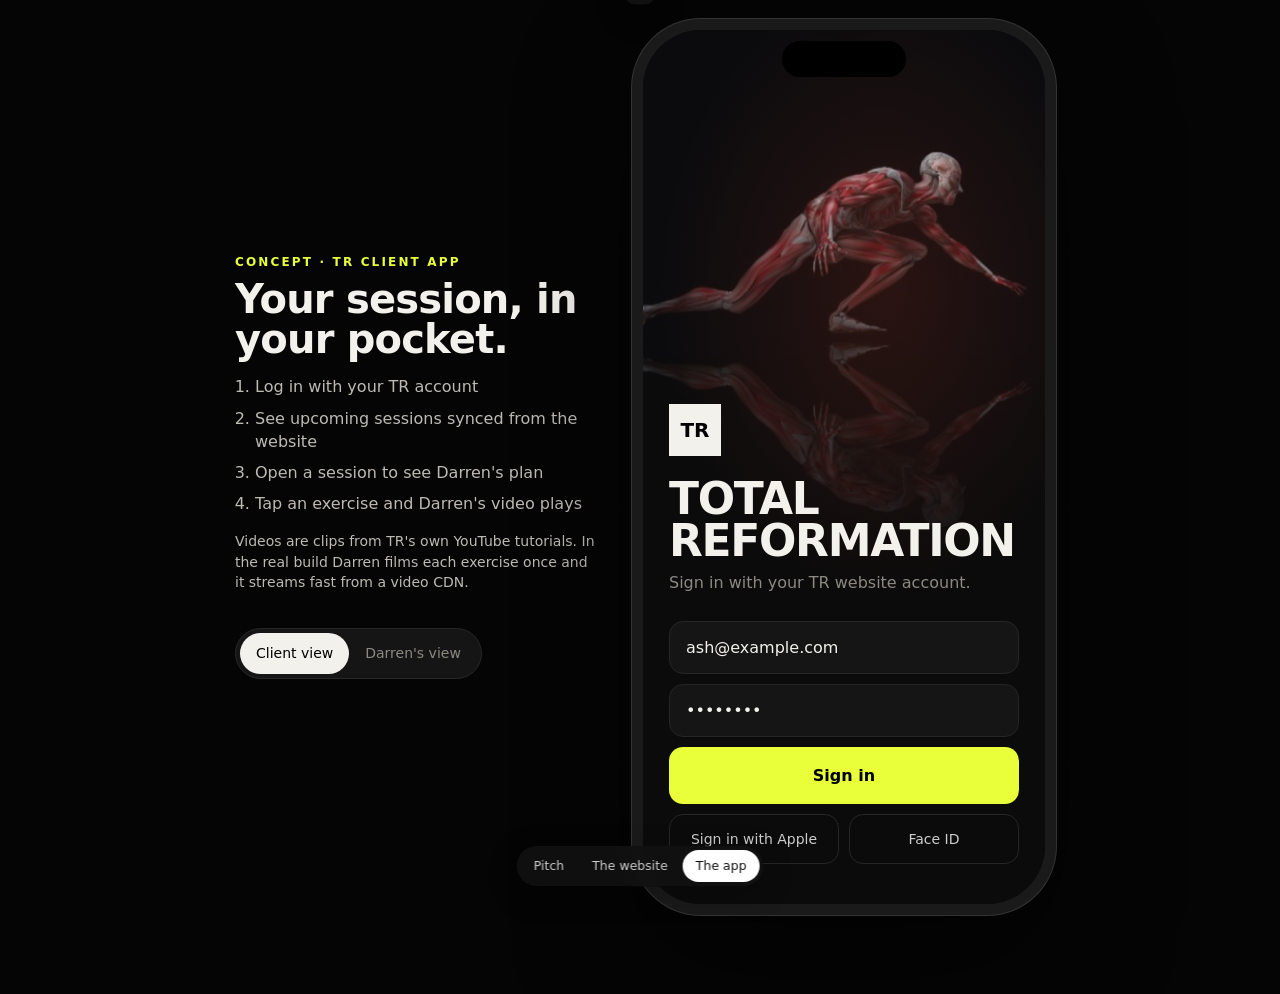
<file: app/index.html>
<!doctype html>
<html lang="en">
<head>
<meta charset="utf-8">
<meta name="viewport" content="width=device-width, initial-scale=1, viewport-fit=cover, user-scalable=no">
<meta name="robots" content="noindex, nofollow">
<meta name="apple-mobile-web-app-capable" content="yes">
<meta name="mobile-web-app-capable" content="yes">
<meta name="apple-mobile-web-app-status-bar-style" content="black-translucent">
<meta name="apple-mobile-web-app-title" content="TR">
<meta name="theme-color" content="#0B0B0B">
<meta name="description" content="Log in, see your next session, and watch Darren demonstrate every exercise.">
<meta property="og:type" content="website">
<meta property="og:title" content="Total Reformation · Client app concept">
<meta property="og:description" content="Log in, see your next session, and watch Darren demonstrate every exercise.">
<meta property="og:url" content="https://falk3n.github.io/tr-preview/app/">
<meta property="og:image" content="https://falk3n.github.io/tr-preview/assets/img/og.jpg">
<meta property="og:image:width" content="1200"><meta property="og:image:height" content="630">
<meta name="twitter:card" content="summary_large_image">
<link rel="apple-touch-icon" href="../assets/img/favicon.jpg">
<link rel="manifest" href="manifest.webmanifest">
<title>TR · Client app concept</title>
<link rel="stylesheet" href="../assets/concept-bar.css">
<style>
:root{--bg:#0B0B0B;--s1:#151515;--s2:#1E1E1E;--fg:#F3F1EC;--mute:#8C8983;--line:#262626;--acc:#E8FF3A;--warn:#FF7A59;
--f:-apple-system,BlinkMacSystemFont,"SF Pro Text","Inter",system-ui,sans-serif}
*{box-sizing:border-box;-webkit-tap-highlight-color:transparent}
html,body{margin:0;height:100%;background:#050505;color:var(--fg);font:400 16px/1.45 var(--f);-webkit-font-smoothing:antialiased}
button{font:inherit;color:inherit;background:none;border:0;cursor:pointer;padding:0}
/* device frame on large screens */
.stage{min-height:100%;display:flex;align-items:center;justify-content:center;gap:48px;padding:30px 20px 90px}
.device{width:402px;height:874px;border-radius:58px;background:var(--bg);position:relative;overflow:hidden;box-shadow:0 0 0 11px #1a1a1a,0 0 0 12px #333,0 50px 120px rgba(0,0,0,.6)}
.device:before{content:"";position:absolute;top:11px;left:50%;transform:translateX(-50%);width:124px;height:36px;border-radius:20px;background:#000;z-index:50}
.side{max-width:360px;color:#bdbab3}
.side h1{font:700 40px/1 var(--f);letter-spacing:-.02em;color:var(--fg);margin:10px 0 16px}
.side .k{font:600 12px var(--f);letter-spacing:.18em;text-transform:uppercase;color:var(--acc)}
.side ol{padding-left:20px}.side li{margin:8px 0}
.side .tog{margin-top:22px;display:inline-flex;background:var(--s1);border:1px solid var(--line);border-radius:999px;padding:4px}
.side .tog button{padding:10px 16px;border-radius:999px;font-size:14px;color:var(--mute)}.side .tog button.on{background:var(--fg);color:#000}
@media(max-width:900px),(max-height:820px){.side{display:none}}
@media(max-width:520px){.stage{padding:0;display:block}.device{width:100%;height:100dvh;border-radius:0;box-shadow:none}.device:before{display:none}}
body.embed{background:var(--bg)}body.embed .stage{padding:0;display:block}body.embed .device{width:100%;height:100vh;border-radius:0;box-shadow:none}body.embed .device:before,body.embed .side{display:none}body.embed .cbar{display:none}
/* screens */
.scr{position:absolute;inset:0;display:flex;flex-direction:column;transition:transform .38s cubic-bezier(.2,.8,.2,1),opacity .3s;background:var(--bg)}
.scr.off{transform:translateX(100%);pointer-events:none}
.scr.back{transform:translateX(-28%);opacity:.4;pointer-events:none}
.top{padding:calc(env(safe-area-inset-top) + 58px) 22px 10px}
body.embed .top{padding-top:22px}
@media(max-width:520px){.top{padding-top:calc(env(safe-area-inset-top) + 18px)}}
.scroll{flex:1;overflow-y:auto;-webkit-overflow-scrolling:touch;padding:0 22px 110px}
.k{font:600 11.5px var(--f);letter-spacing:.16em;text-transform:uppercase;color:var(--mute)}
h2{font:700 32px/1.05 var(--f);letter-spacing:-.025em;margin:6px 0 0}
/* login */
#login{justify-content:flex-end;background:radial-gradient(80% 50% at 60% 30%,#2a1410 0%,transparent 70%),var(--bg)}
#login .hero{position:absolute;inset:0 0 40% 0;background:url(../assets/img/anatomy-runner-sm.jpg) center/cover no-repeat;mix-blend-mode:screen;opacity:.85;mask-image:linear-gradient(#000 50%,transparent)}
#login .body{position:relative;padding:0 26px calc(40px + env(safe-area-inset-bottom))}
.mark{width:52px;height:52px;background:var(--fg);color:#000;display:grid;place-items:center;font:800 20px var(--f);margin-bottom:22px}
#login h1{font:800 44px/.95 var(--f);letter-spacing:-.03em;margin:0 0 10px;text-transform:uppercase}
#login p{color:var(--mute);margin:0 0 26px}
.field{display:block;width:100%;background:var(--s1);border:1px solid var(--line);border-radius:14px;padding:16px;color:var(--fg);font:400 16px var(--f);margin-bottom:10px;outline:none}
.field:focus{border-color:#555}
.cta{display:flex;align-items:center;justify-content:center;gap:8px;width:100%;background:var(--acc);color:#000;font-weight:700;padding:17px;border-radius:14px;font-size:16px}
.alt{display:flex;gap:10px;margin-top:10px}.alt button{flex:1;padding:14px;border:1px solid var(--line);border-radius:14px;font-size:14px;color:#ccc}
/* home */
.hello{display:flex;justify-content:space-between;align-items:center}
.av{width:42px;height:42px;border-radius:50%;background:#333 url(../assets/img/darren-portrait.jpg) center 15%/cover;border:2px solid var(--line)}
.week{display:flex;gap:6px;margin:20px 0 6px;overflow-x:auto;scrollbar-width:none}.week::-webkit-scrollbar{display:none}
.day{flex:0 0 46px;padding:10px 0;border-radius:14px;text-align:center;background:var(--s1);font-size:12px;color:var(--mute);position:relative}
.day b{display:block;font:600 18px var(--f);color:var(--fg);margin-top:2px}
.day.has:after{content:"";position:absolute;bottom:6px;left:50%;width:5px;height:5px;margin-left:-2.5px;border-radius:50%;background:var(--acc)}
.day.on{background:var(--fg);color:#444}.day.on b{color:#000}.day.on:after{background:#000}
.next{margin:18px 0;border-radius:24px;overflow:hidden;position:relative;background:var(--s1);min-height:220px;display:flex;flex-direction:column;justify-content:flex-end;padding:20px;text-align:left;width:100%}
.next .img{position:absolute;inset:0;background-size:cover;background-position:center 30%;opacity:.55}
.next:before{content:"";position:absolute;inset:0;background:linear-gradient(transparent 20%,rgba(0,0,0,.9));z-index:1}
.next>*:not(.img){position:relative;z-index:2}
.next .tag{display:inline-block;background:var(--acc);color:#000;font:700 11px var(--f);letter-spacing:.1em;text-transform:uppercase;padding:5px 9px;border-radius:6px;margin-bottom:10px}
.next h3{font:700 26px/1.05 var(--f);margin:0 0 6px;letter-spacing:-.02em}
.next .meta{color:#c8c5be;font-size:14px;display:flex;gap:14px}
.row{display:flex;align-items:center;gap:14px;padding:14px;background:var(--s1);border-radius:18px;margin-bottom:10px;width:100%;text-align:left}
.row .d{flex:0 0 52px;height:52px;border-radius:14px;background:var(--s2);display:grid;place-items:center;text-align:center;font-size:11px;color:var(--mute);line-height:1.1}
.row .d b{display:block;font:700 19px var(--f);color:var(--fg)}
.row .t{flex:1}.row .t b{display:block;font-weight:600}.row .t span{font-size:13.5px;color:var(--mute)}
.chev{width:9px;height:9px;border-right:2px solid #555;border-top:2px solid #555;transform:rotate(45deg)}
.sec{display:flex;justify-content:space-between;align-items:baseline;margin:26px 0 12px}.sec h4{margin:0;font:700 19px var(--f)}.sec span{font-size:13px;color:var(--mute)}
.stats{display:grid;grid-template-columns:repeat(3,1fr);gap:8px}
.stat{background:var(--s1);border-radius:16px;padding:14px}.stat b{display:block;font:700 24px var(--f)}.stat span{font-size:12px;color:var(--mute)}
/* session */
.bk{display:flex;align-items:center;gap:6px;color:var(--mute);font-size:15px;margin-bottom:14px}.bk i{width:10px;height:10px;border-left:2px solid currentColor;border-bottom:2px solid currentColor;transform:rotate(45deg)}
.note{background:var(--s1);border-left:3px solid var(--acc);border-radius:4px 14px 14px 4px;padding:14px 16px;margin:16px 0;font-size:14.5px;color:#d6d3cc}
.note b{display:flex;align-items:center;gap:8px;color:var(--fg);margin-bottom:4px}
.note b i{width:22px;height:22px;border-radius:50%;background:url(../assets/img/darren-portrait.jpg) center 15%/cover}
.blk{font:600 11.5px var(--f);letter-spacing:.16em;text-transform:uppercase;color:var(--acc);margin:22px 0 10px}
.ex{display:flex;gap:14px;align-items:center;width:100%;text-align:left;padding:10px;background:var(--s1);border-radius:18px;margin-bottom:10px;position:relative}
.ex .th{flex:0 0 104px;height:72px;border-radius:12px;background:#222 center/cover;position:relative;overflow:hidden}
.ex .th:after{content:"";position:absolute;inset:0;margin:auto;width:30px;height:30px;border-radius:50%;background:rgba(0,0,0,.55) url("data:image/svg+xml,%3Csvg xmlns='http://www.w3.org/2000/svg' viewBox='0 0 24 24'%3E%3Cpath d='M9 7l9 5-9 5z' fill='%23fff'/%3E%3C/svg%3E") center/18px no-repeat;backdrop-filter:blur(4px)}
.ex .t b{display:block;font-weight:600;font-size:15.5px}.ex .t span{font-size:13px;color:var(--mute)}
.ex.done .th{opacity:.45}.ex.done:before{content:"✓";position:absolute;right:14px;top:50%;transform:translateY(-50%);width:24px;height:24px;border-radius:50%;background:var(--acc);color:#000;font:700 13px/24px var(--f);text-align:center}
.ex.new{box-shadow:0 0 0 2px var(--acc)}
.ex .newb{position:absolute;top:6px;right:8px;background:var(--acc);color:#000;font:700 10px var(--f);padding:3px 6px;border-radius:5px;letter-spacing:.06em}
/* player */
#player{background:#000}
#player video{width:100%;aspect-ratio:16/9;background:#000;display:block;margin-top:calc(env(safe-area-inset-top) + 54px)}
body.embed #player video{margin-top:0}
@media(max-width:520px){#player video{margin-top:env(safe-area-inset-top)}}
.pv{padding:18px 22px 120px;overflow-y:auto;flex:1}
.pv h3{font:700 26px/1.1 var(--f);margin:6px 0 12px;letter-spacing:-.02em}
.dose{display:flex;gap:8px;margin:14px 0}.dose div{flex:1;background:var(--s1);border-radius:14px;padding:12px;text-align:center}.dose b{display:block;font:700 20px var(--f)}.dose span{font-size:12px;color:var(--mute)}
.cues{padding:0;list-style:none;margin:16px 0}.cues li{padding:12px 0;border-bottom:1px solid var(--line);display:flex;gap:12px;color:#d6d3cc;font-size:15px}.cues li:before{content:attr(data-n);color:var(--acc);font-weight:700}
.close{position:absolute;top:calc(env(safe-area-inset-top) + 60px);right:16px;z-index:5;width:36px;height:36px;border-radius:50%;background:rgba(40,40,40,.8);display:grid;place-items:center;font-size:18px}
body.embed .close{top:10px}
@media(max-width:520px){.close{top:calc(env(safe-area-inset-top) + 8px)}}
.prog{height:4px;border-radius:2px;background:var(--s2);margin-top:10px;overflow:hidden}.prog i{display:block;height:100%;background:var(--acc);transition:width .4s}
/* tab bar */
.tabs{position:absolute;left:0;right:0;bottom:0;display:flex;justify-content:space-around;padding:10px 10px calc(14px + env(safe-area-inset-bottom));background:rgba(11,11,11,.9);backdrop-filter:blur(16px);-webkit-backdrop-filter:blur(16px);border-top:1px solid var(--line);z-index:30}
.tabs button{display:flex;flex-direction:column;align-items:center;gap:4px;font-size:10.5px;color:var(--mute);padding:4px 10px}.tabs button.on{color:var(--fg)}
.tabs svg{width:24px;height:24px;stroke:currentColor;fill:none;stroke-width:1.8}
/* phone-size: concept switcher sits under the app tab bar, never on top of it */
@media(max-width:520px){body:not(.embed) .tabs{padding-bottom:calc(72px + env(safe-area-inset-bottom))}
 body:not(.embed) .scroll{padding-bottom:170px}body:not(.embed) .pv{padding-bottom:110px}
 body:not(.embed) #login .body{padding-bottom:calc(84px + env(safe-area-inset-bottom))}}
/* coach */
#coach .pick{display:grid;grid-template-columns:1fr 1fr;gap:10px}
#coach .pick button{background:var(--s1);border-radius:16px;overflow:hidden;text-align:left;border:2px solid transparent}
#coach .pick button.sel{border-color:var(--acc)}
#coach .pick img{width:100%;aspect-ratio:16/10;object-fit:cover;display:block}
#coach .pick span{display:block;padding:8px 10px;font-size:13px;font-weight:600}
.toast{position:absolute;left:50%;top:calc(env(safe-area-inset-top) + 64px);transform:translate(-50%,-120px);background:var(--fg);color:#000;padding:12px 18px;border-radius:14px;font-weight:600;font-size:14px;z-index:60;transition:transform .4s cubic-bezier(.2,.8,.2,1);white-space:nowrap;box-shadow:0 10px 30px rgba(0,0,0,.4)}
.toast.show{transform:translate(-50%,0)}
.hidden{display:none!important}
</style>
</head>
<body>
<div class="stage">
  <div class="side">
    <div class="k">Concept · TR client app</div>
    <h1>Your session, in your pocket.</h1>
    <ol>
      <li>Log in with your TR account</li>
      <li>See upcoming sessions synced from the website</li>
      <li>Open a session to see Darren's plan</li>
      <li>Tap an exercise and Darren's video plays</li>
    </ol>
    <p style="font-size:14px">Videos are clips from TR's own YouTube tutorials. In the real build Darren films each exercise once and it streams fast from a video CDN.</p>
    <div class="tog"><button class="on" data-view="client">Client view</button><button data-view="coach">Darren's view</button></div>
  </div>

  <div class="device" id="dev">
    <div class="toast" id="toast"></div>

    <!-- LOGIN -->
    <section class="scr" id="login">
      <div class="hero"></div>
      <div class="body">
        <div class="mark">TR</div>
        <h1>Total<br>Reformation</h1>
        <p>Sign in with your TR website account.</p>
        <input class="field" type="email" value="ash@example.com" aria-label="Email">
        <input class="field" type="password" value="••••••••" aria-label="Password">
        <button class="cta" id="signin">Sign in</button>
        <div class="alt"><button>Sign in with Apple</button><button>Face ID</button></div>
      </div>
    </section>

    <!-- HOME -->
    <section class="scr off" id="home">
      <div class="top">
        <div class="hello"><div><div class="k" id="today"></div><h2>Morning, Ash</h2></div><div class="av" title="Coach Darren"></div></div>
        <div class="week" id="week"></div>
      </div>
      <div class="scroll">
        <button class="next" id="nextCard"><div class="img" style="background-image:url(../assets/img/box-coach-sm.jpg)"></div>
          <span class="tag">Next session</span><h3 id="nextTitle"></h3><div class="meta"><span id="nextWhen"></span><span>·</span><span>with Darren</span></div>
          <div class="prog"><i id="nextProg" style="width:0"></i></div></button>
        <div class="sec"><h4>Upcoming</h4><span>Synced with website</span></div>
        <div id="upcoming"></div>
        <div class="sec"><h4>This month</h4><span>October</span></div>
        <div class="stats"><div class="stat"><b>9</b><span>Sessions</span></div><div class="stat"><b>31</b><span>Videos watched</span></div><div class="stat"><b>4</b><span>Pack left</span></div></div>
      </div>
    </section>

    <!-- SESSION -->
    <section class="scr off" id="session">
      <div class="top"><button class="bk" data-back><i></i>Sessions</button><div class="k" id="sWhen"></div><h2 id="sTitle"></h2></div>
      <div class="scroll" id="sBody"></div>
    </section>

    <!-- PLAYER -->
    <section class="scr off" id="player">
      <button class="close" data-back aria-label="Close">✕</button>
      <video id="vid" playsinline controls preload="auto" poster=""></video>
      <div class="pv">
        <div class="k" id="pBlock"></div>
        <h3 id="pTitle"></h3>
        <div class="dose" id="pDose"></div>
        <div class="k">Darren's cues</div>
        <ul class="cues" id="pCues"></ul>
        <button class="cta" id="pDone">Mark complete</button>
      </div>
    </section>

    <!-- COACH -->
    <section class="scr off" id="coach">
      <div class="top"><div class="k">Darren · Coach view</div><h2>Assign to Ash</h2></div>
      <div class="scroll">
        <p style="color:var(--mute);font-size:14.5px;margin-top:0">Pick an exercise from your video library and add it to Ash's next session. It appears on his phone instantly.</p>
        <div class="pick" id="pick"></div>
        <button class="cta" id="assign" style="margin-top:16px">Add to next session</button>
        <div class="sec"><h4>Ash · next session</h4><span id="cCount"></span></div>
        <div id="cList"></div>
      </div>
    </section>

    <nav class="tabs hidden" id="tabs">
      <button class="on" data-tab="home"><svg viewBox="0 0 24 24"><rect x="3" y="5" width="18" height="16" rx="3"/><path d="M3 10h18M8 3v4M16 3v4"/></svg>Sessions</button>
      <button data-tab="lib"><svg viewBox="0 0 24 24"><rect x="3" y="4" width="18" height="14" rx="3"/><path d="M10 8.5l5 2.5-5 2.5z"/></svg>Library</button>
      <button data-tab="coach"><svg viewBox="0 0 24 24"><circle cx="12" cy="8" r="4"/><path d="M4 21c1-4 4-6 8-6s7 2 8 6"/></svg>Coach</button>
      <button data-tab="me"><svg viewBox="0 0 24 24"><path d="M4 19l5-6 4 3 7-9"/></svg>Progress</button>
    </nav>
  </div>
</div>

<script src="../assets/concept-bar.js"></script>
<script>
const V='../assets/video/';
const LIB={
 'pelvic-shift':{t:'Pelvic shift',blk:'Posture reset',dose:['2','×8','each side'],cues:['Stand tall, weight even through both feet','Shift the pelvis laterally without tilting the ribs','Return to centre and feel the opposite glute engage']},
 'pelvic-tilt':{t:'Pelvic tilt awareness',blk:'Posture reset',dose:['2','×10','slow'],cues:['Find neutral, then tilt forward and back','Notice the change in your lower back','Finish in neutral with the deep core switched on']},
 'tva-activation':{t:'TVA activation',blk:'Core control',dose:['3','×30s','hold'],cues:['Draw the navel gently towards the spine','Keep breathing; don\'t brace the ribs','Hold the tension while the shoulders stay soft']},
 'wall-retraction':{t:'Wall retraction',blk:'Upper body',dose:['3','×10','2s hold'],cues:['Back of the head, shoulders and glutes to the wall','Draw the shoulder blades back and down','Keep the chin level; don\'t jut forward']},
 'fascial-release':{t:'Fascial release: forearm',blk:'Release',dose:['1','×60s','per side'],cues:['Use the TR ball with moderate pressure','Shear across the tissue, not just along it','Breathe out as you sink into tight spots']},
 'box-mobility':{t:'Fascial ball: intro',blk:'Release',dose:['1','×2 min','total'],cues:['Pressure, then shear, then movement','Stay below a 7/10 discomfort','Hydrate afterwards']},
 'split-squat':{t:'Quadruped dowel hold',blk:'Integration',dose:['3','×20s','hold'],cues:['Dowel touches head, upper back and pelvis','Push the floor away through the hands','No sagging: keep three points of contact']},
 'rotation-flow':{t:'Knee drive + rotation',blk:'Integration',dose:['3','×8','each side'],cues:['Drive the knee up, rotate through the torso','Stay tall on the standing leg','Control the return; don\'t drop']},
 'door-anchor':{t:'Kit set-up: door anchor',blk:'Homework',dose:['—','2 min','watch'],cues:['Anchor on the hinge side of the door','Close and lock the door before loading','Check the strap height for each exercise']},
};
const KEY='tr-concept-plan-v1';
const defaultPlan={note:'Your right hip is still dropping in gait. Today we lock in pelvic control before we load the lunge pattern. Watch the first two videos before you arrive.',
 items:['pelvic-shift','tva-activation','fascial-release','split-squat','rotation-flow','wall-retraction'],done:[],fresh:[]};
let plan=JSON.parse(localStorage.getItem(KEY)||'null')||structuredClone(defaultPlan);
const save=()=>localStorage.setItem(KEY,JSON.stringify(plan));
addEventListener('storage',e=>{if(e.key===KEY){plan=JSON.parse(e.newValue);renderAll();toast('Darren updated your session')}});

const $=s=>document.querySelector(s),dev=$('#dev');
const embed=new URLSearchParams(location.search).has('embed');if(embed)document.body.classList.add('embed');
// Match Design A's colour theme when embedded there (?accent=blaze|uv); default stays Volt yellow.
{const ACC={blaze:'#FF6A2A',uv:'#B07CFF'}[new URLSearchParams(location.search).get('accent')];if(ACC)document.documentElement.style.setProperty('--acc',ACC)}
const now=new Date();
const fmt=(d,o)=>d.toLocaleDateString('en-AU',o);
const nextDate=new Date(now);nextDate.setDate(now.getDate()+1);nextDate.setHours(10,0,0,0);
const sessions=[
 {d:nextDate,t:'Hip control + lunge pattern',type:'Private · 45 min',main:true},
 {d:new Date(+nextDate+2*864e5),t:'Customised group',type:'Group · 45 min'},
 {d:new Date(+nextDate+5*864e5),t:'Treat & Train with Emma',type:'Massage + training · 60 min'},
 {d:new Date(+nextDate+7*864e5),t:'Reassessment: posture & gait',type:'Private · 60 min'}];
$('#today').textContent=fmt(now,{weekday:'long',day:'numeric',month:'long'});

function renderWeek(){const w=$('#week');w.innerHTML='';for(let i=0;i<10;i++){const d=new Date(now);d.setDate(now.getDate()+i);const has=sessions.some(s=>s.d.toDateString()===d.toDateString());
 const b=document.createElement('div');b.className='day'+(has?' has':'')+(i===1?' on':'');b.innerHTML=fmt(d,{weekday:'short'})+'<b>'+d.getDate()+'</b>';w.appendChild(b)}}
function renderHome(){const s=sessions[0];$('#nextTitle').textContent=s.t;$('#nextWhen').textContent=fmt(s.d,{weekday:'long'})+' · 10:00 am';
 $('#nextProg').style.width=(plan.done.length/plan.items.length*100)+'%';
 const u=$('#upcoming');u.innerHTML='';sessions.slice(1).forEach(x=>{const r=document.createElement('button');r.className='row';
 r.innerHTML=`<div class="d">${fmt(x.d,{weekday:'short'})}<b>${x.d.getDate()}</b></div><div class="t"><b>${x.t}</b><span>${x.type} · ${x.d.getHours()>9?'10:00 am':'7:00 am'}</span></div><i class="chev"></i>`;
 r.onclick=()=>toast('Darren hasn\'t published this plan yet');u.appendChild(r)})}
function renderSession(){const s=sessions[0];$('#sWhen').textContent=fmt(s.d,{weekday:'long',day:'numeric',month:'short'})+' · 10:00 am · Studio';$('#sTitle').textContent=s.t;
 const b=$('#sBody');b.innerHTML=`<div class="note"><b><i></i>Darren's note</b>${plan.note}</div>`;let last='';
 plan.items.forEach(id=>{const x=LIB[id];if(x.blk!==last){b.insertAdjacentHTML('beforeend',`<div class="blk">${x.blk}</div>`);last=x.blk}
  const e=document.createElement('button');e.className='ex'+(plan.done.includes(id)?' done':'')+(plan.fresh.includes(id)?' new':'');
  e.innerHTML=`<div class="th" style="background-image:url(${V}${id}.jpg)"></div><div class="t"><b>${x.t}</b><span>${x.dose[0]==='—'?x.dose[1]+' '+x.dose[2]:x.dose[0]+' sets · '+x.dose[1]+' '+x.dose[2]}</span></div>${plan.fresh.includes(id)?'<span class="newb">NEW</span>':''}`;
  e.onclick=()=>openPlayer(id);b.appendChild(e)});
 b.insertAdjacentHTML('beforeend',`<p class="k" style="margin-top:20px;text-align:center">${plan.done.length} of ${plan.items.length} watched</p>`)}
let cur=null;
function openPlayer(id){cur=id;const x=LIB[id],v=$('#vid');v.poster=V+id+'.jpg';v.src=V+id+'.mp4';v.load();v.play().catch(()=>{});
 $('#pBlock').textContent=x.blk;$('#pTitle').textContent=x.t;
 $('#pDose').innerHTML=`<div><b>${x.dose[0]}</b><span>sets</span></div><div><b>${x.dose[1]}</b><span>reps / time</span></div><div><b>${x.dose[2]}</b><span>tempo</span></div>`;
 $('#pCues').innerHTML=x.cues.map((c,i)=>`<li data-n="${i+1}">${c}</li>`).join('');
 $('#pDone').textContent=plan.done.includes(id)?'Completed ✓':'Mark complete';go('player')}
$('#pDone').onclick=()=>{if(!plan.done.includes(cur))plan.done.push(cur);plan.fresh=plan.fresh.filter(f=>f!==cur);save();$('#pDone').textContent='Completed ✓';renderSession();renderHome()};
// coach
let sel=null;
function renderCoach(){const p=$('#pick');p.innerHTML='';Object.entries(LIB).forEach(([id,x])=>{const b=document.createElement('button');b.className=sel===id?'sel':'';
 b.innerHTML=`<img src="${V}${id}.jpg" alt=""><span>${x.t}</span>`;b.onclick=()=>{sel=id;renderCoach()};p.appendChild(b)});
 $('#cCount').textContent=plan.items.length+' exercises';
 $('#cList').innerHTML=plan.items.map(id=>`<div class="row"><div class="d" style="background:url(${V}${id}.jpg) center/cover"></div><div class="t"><b>${LIB[id].t}</b><span>${LIB[id].blk}</span></div></div>`).join('')+
 `<button class="row" id="reset" style="justify-content:center;color:var(--mute)">Reset demo</button>`;
 $('#reset').onclick=()=>{plan=structuredClone(defaultPlan);save();renderAll();toast('Demo reset')}}
$('#assign').onclick=()=>{if(!sel)return toast('Pick an exercise first');if(!plan.items.includes(sel))plan.items.push(sel);if(!plan.fresh.includes(sel))plan.fresh.push(sel);save();renderAll();toast('Sent to Ash\'s phone ✓')};
function renderAll(){renderWeek();renderHome();renderSession();renderCoach()}
// nav
const stack=['login'];
function go(id){const prev=stack[stack.length-1];document.getElementById(prev).classList.add('back');const n=document.getElementById(id);n.classList.remove('off','back');stack.push(id);syncTabs()}
function back(){if(stack.length<2)return;const cur=stack.pop();if(cur==='player'){$('#vid').pause()}document.getElementById(cur).classList.add('off');document.getElementById(stack[stack.length-1]).classList.remove('back');syncTabs()}
function root(id){stack.splice(1).forEach(s=>document.getElementById(s).classList.add('off'));$('#login').classList.add('back');const n=document.getElementById(id);n.classList.remove('off','back');stack.push(id);syncTabs()}
function syncTabs(){const top=stack[stack.length-1];$('#tabs').classList.toggle('hidden',top==='login'||top==='player');
 document.querySelectorAll('.tabs button').forEach(b=>b.classList.toggle('on',(b.dataset.tab==='coach'&&top==='coach')||(b.dataset.tab==='home'&&top!=='coach')));
 document.querySelectorAll('.side .tog button').forEach(b=>b.classList.toggle('on',(b.dataset.view==='coach')===(top==='coach')))}
document.querySelectorAll('[data-back]').forEach(b=>b.onclick=back);
$('#signin').onclick=()=>{root('home')};
$('#nextCard').onclick=()=>go('session');
document.querySelectorAll('.tabs button').forEach(b=>b.onclick=()=>{const t=b.dataset.tab;if(t==='home')root('home');else if(t==='coach')root('coach');else toast('Concept: '+b.textContent.trim()+' screen')});
document.querySelectorAll('.side .tog button').forEach(b=>b.onclick=()=>{if(stack.length===1)root('home');root(b.dataset.view==='coach'?'coach':'home')});
function toast(m){const t=$('#toast');t.textContent=m;t.classList.add('show');clearTimeout(t._h);t._h=setTimeout(()=>t.classList.remove('show'),2200)}
renderAll();
// preload first two clips for instant start
['pelvic-shift','tva-activation'].forEach(id=>{const l=document.createElement('link');l.rel='preload';l.as='video';l.href=V+id+'.mp4';document.head.appendChild(l)});
if('serviceWorker'in navigator&&!embed)navigator.serviceWorker.register('sw.js').catch(()=>{});
</script>
</body>
</html>
</file>
<file: assets/concept-bar.css>
.cbar{position:fixed;left:50%;bottom:calc(14px + env(safe-area-inset-bottom));transform:translateX(-50%);z-index:9999;display:flex;gap:2px;padding:4px;border-radius:999px;background:rgba(18,18,18,.86);backdrop-filter:blur(14px);-webkit-backdrop-filter:blur(14px);box-shadow:0 8px 30px rgba(0,0,0,.25);font:500 12.5px/1 system-ui,-apple-system,sans-serif;max-width:calc(100vw - 20px);overflow-x:auto;scrollbar-width:none}
.cbar::-webkit-scrollbar{display:none}
.cbar a{color:#cfcfcf;text-decoration:none;padding:10px 13px;border-radius:999px;white-space:nowrap}
.cbar a.on{background:#fff;color:#111}
@media(max-width:560px){.cbar a{padding:10px 15px;font-size:13.5px}}
.cbar a:hover:not(.on){color:#fff}
@media print{.cbar{display:none}}
.cnote{position:fixed;left:50%;top:calc(14px + env(safe-area-inset-top));transform:translate(-50%,-140%);z-index:10000;max-width:min(520px,calc(100vw - 24px));padding:12px 16px;border-radius:14px;background:rgba(18,18,18,.92);color:#fff;font:500 14px/1.4 system-ui,-apple-system,sans-serif;box-shadow:0 10px 30px rgba(0,0,0,.3);transition:transform .35s cubic-bezier(.2,.8,.2,1);pointer-events:none;text-align:center}
.cnote.on{transform:translate(-50%,0)}
</file>
